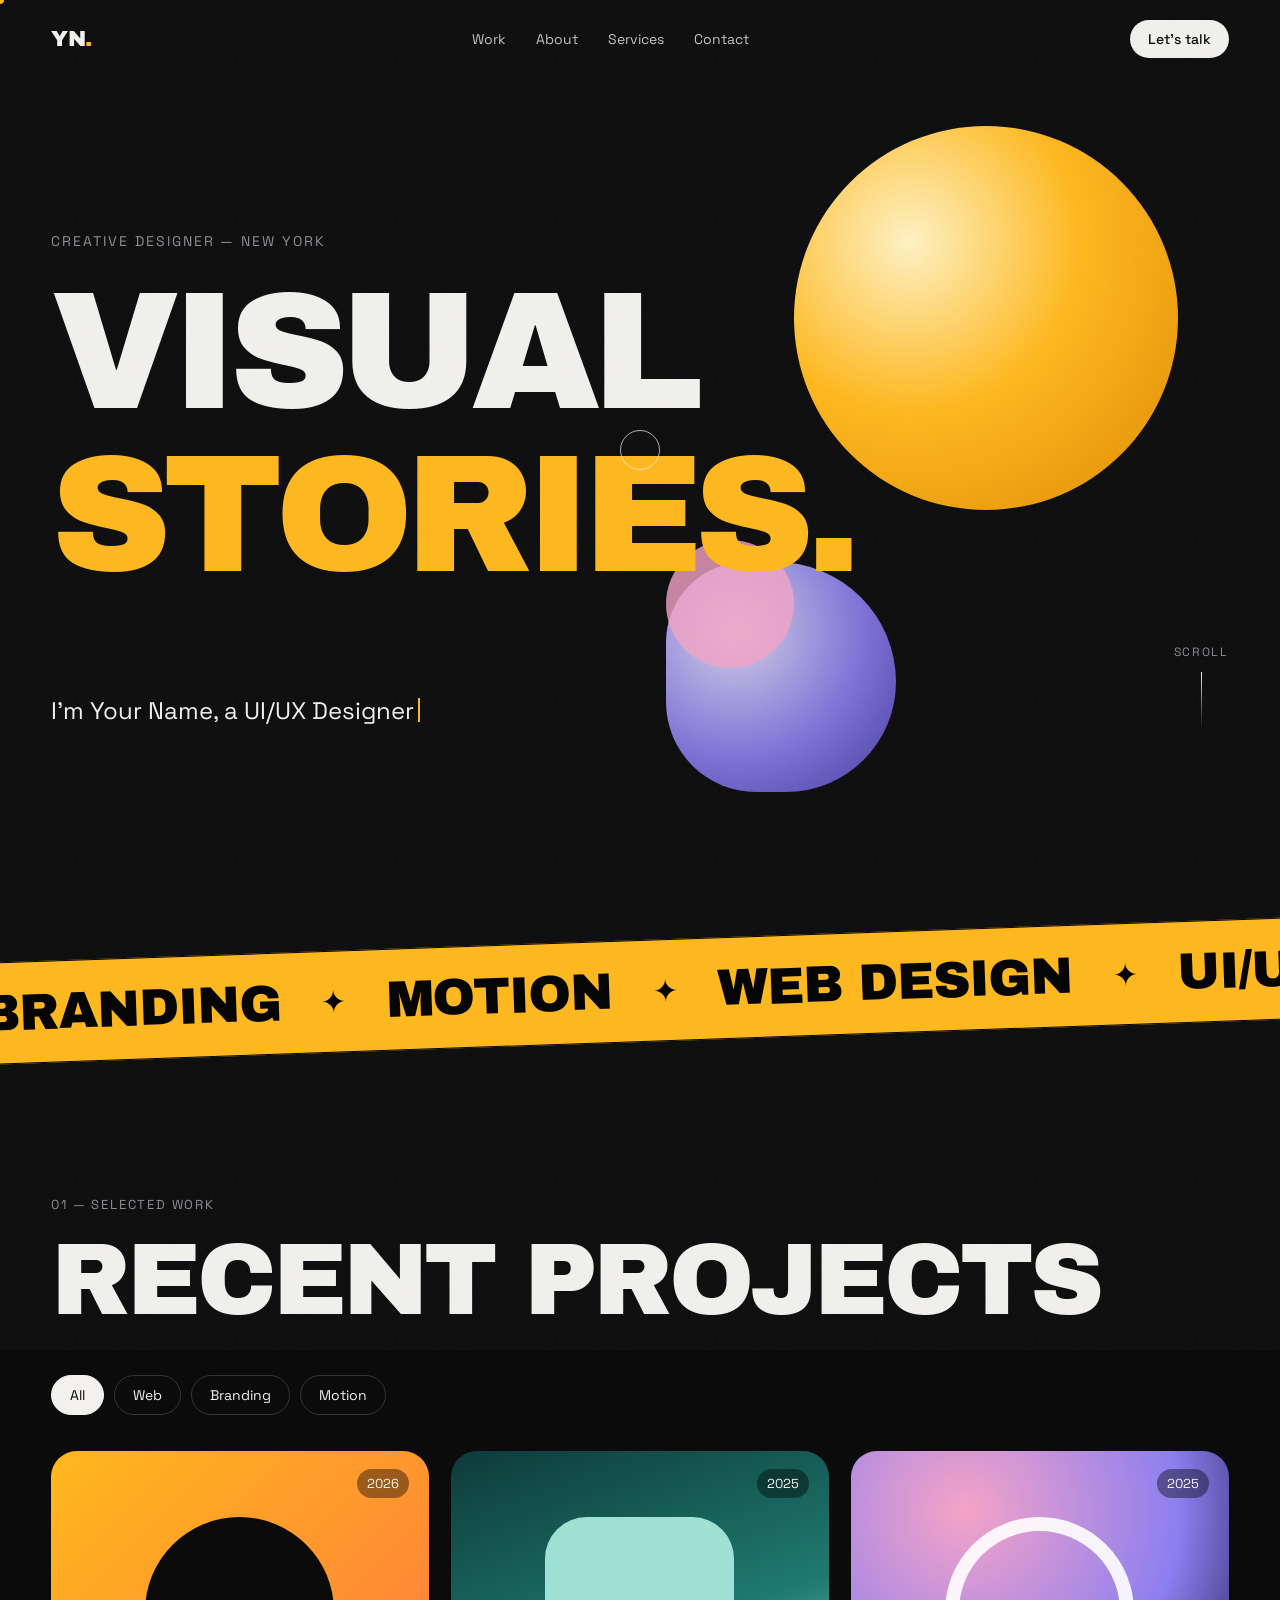
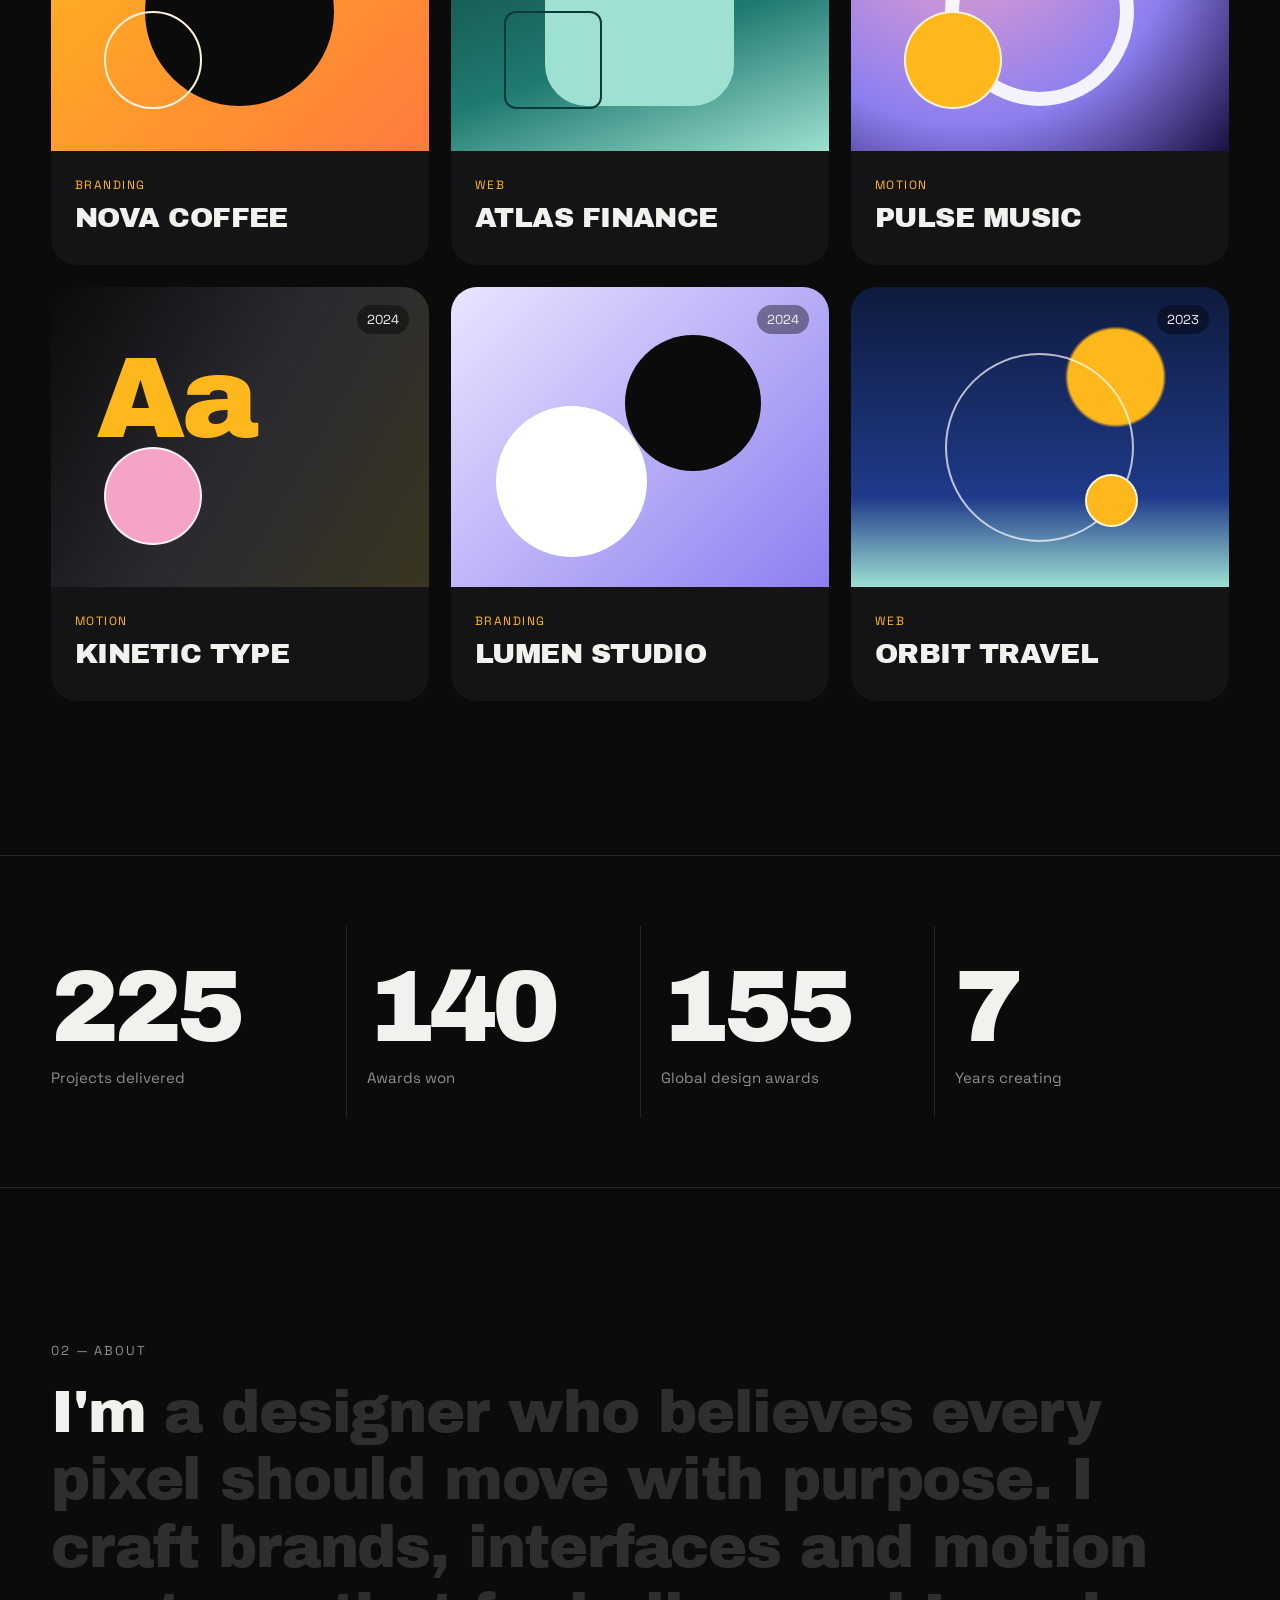
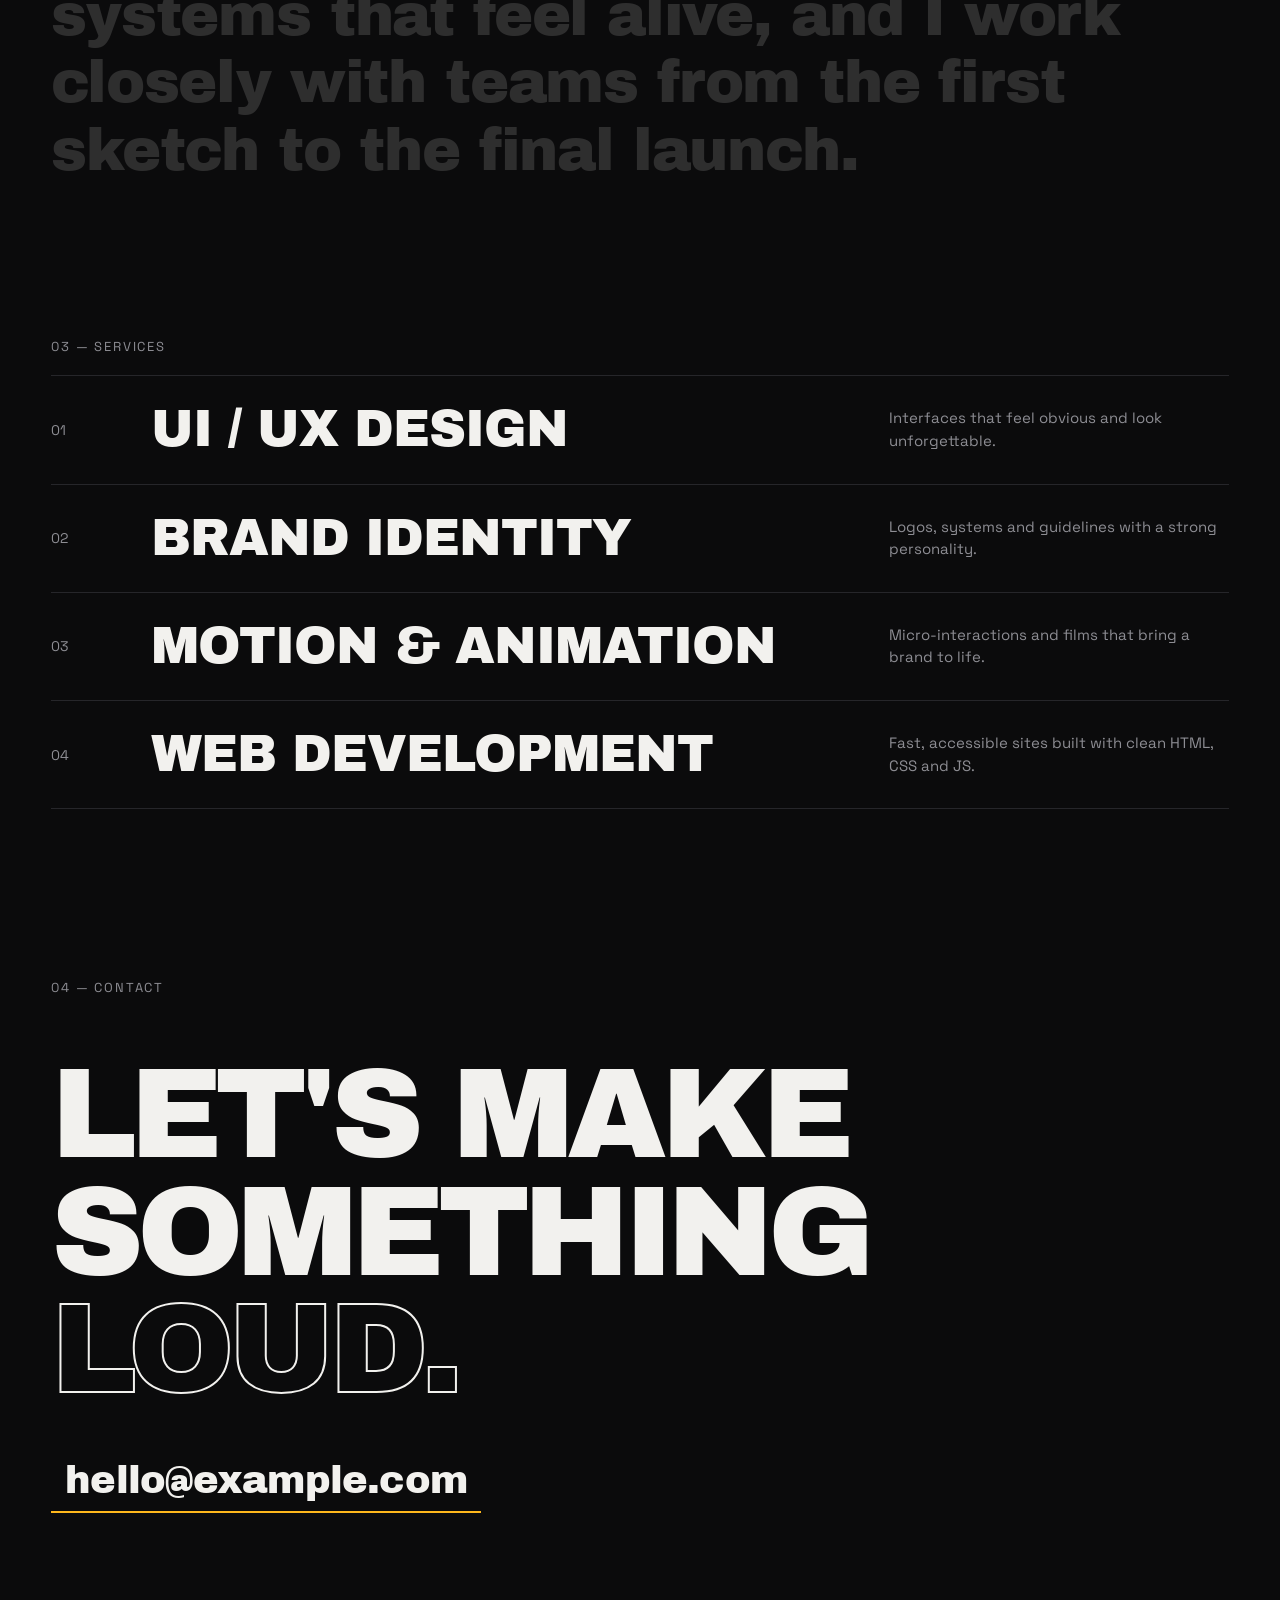
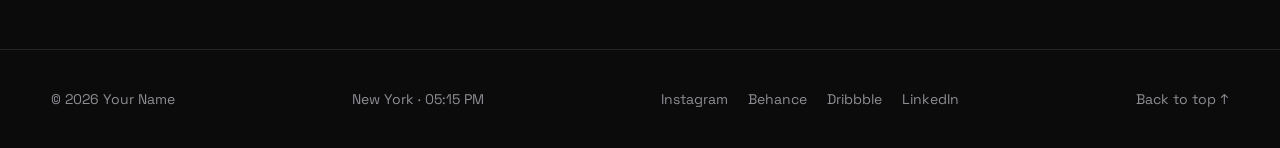
<file: animated-portfolio/index.html>
<!DOCTYPE html>
<html lang="en">
<head>
  <meta charset="UTF-8" />
  <meta name="viewport" content="width=device-width, initial-scale=1.0" />
  <title>Your Name — Creative Portfolio</title>
  <meta name="description" content="Animated portfolio of Your Name, creative designer." />
  <meta name="theme-color" content="#0b0b0c" />
  <link rel="icon" href="data:image/svg+xml,%3Csvg xmlns='http://www.w3.org/2000/svg' viewBox='0 0 100 100'%3E%3Ccircle cx='40' cy='50' r='30' fill='%23ffb81c'/%3E%3Ccircle cx='62' cy='50' r='24' fill='none' stroke='%23f2f1ee' stroke-width='6'/%3E%3C/svg%3E" />
  <link rel="preconnect" href="https://fonts.googleapis.com" />
  <link rel="preconnect" href="https://fonts.gstatic.com" crossorigin />
  <link href="https://fonts.googleapis.com/css2?family=Archivo+Black&family=Space+Grotesk:wght@300;400;500;700&display=swap" rel="stylesheet" />
  <link rel="stylesheet" href="styles.css" />
  <script>document.documentElement.classList.add("js");</script>
</head>
<body class="is-loading">
  <div class="grain" aria-hidden="true"></div>

  <div class="cursor" aria-hidden="true">
    <span class="cursor-dot"></span>
    <span class="cursor-ring"></span>
  </div>

  <div class="loader" id="loader" aria-hidden="true">
    <div class="loader-count"><span id="loaderNum">000</span>%</div>
    <div class="loader-bar"><span id="loaderBar"></span></div>
  </div>

  <header class="nav" id="nav">
    <a href="#top" class="brand" data-hover>YN<span>.</span></a>
    <nav class="nav-links">
      <a href="#work" data-hover>Work</a>
      <a href="#about" data-hover>About</a>
      <a href="#services" data-hover>Services</a>
      <a href="#contact" data-hover>Contact</a>
    </nav>
    <a href="#contact" class="nav-cta" data-magnetic data-hover>Let's talk</a>
  </header>

  <main id="top">
    <!-- HERO -->
    <section class="hero">
      <div class="blob b1" data-k="1.2"></div>
      <div class="blob b2" data-k="-0.8"></div>
      <div class="blob b3" data-k="0.5"></div>

      <div class="hero-inner">
        <p class="eyebrow">Creative designer — New York</p>
        <h1 class="hero-title">
          <span class="line" data-split>Visual</span>
          <span class="line accent" data-split>Stories.</span>
        </h1>
        <div class="hero-foot">
          <p class="role">I'm Your Name, a <span id="roleText">UI/UX Designer</span><span class="caret" aria-hidden="true"></span></p>
          <a href="#work" class="scroll-cue" data-hover><span>Scroll</span><i></i></a>
        </div>
      </div>
    </section>

    <!-- MARQUEE -->
    <div class="marquee" aria-hidden="true">
      <div class="marquee-track">
        <div class="marquee-group">
          <span>Branding</span><b>✦</b><span>Motion</span><b>✦</b><span>Web Design</span><b>✦</b><span>UI/UX</span><b>✦</b><span>Interaction</span><b>✦</b><span>Art Direction</span><b>✦</b>
        </div>
        <div class="marquee-group">
          <span>Branding</span><b>✦</b><span>Motion</span><b>✦</b><span>Web Design</span><b>✦</b><span>UI/UX</span><b>✦</b><span>Interaction</span><b>✦</b><span>Art Direction</span><b>✦</b>
        </div>
      </div>
    </div>

    <!-- WORK -->
    <section class="work" id="work">
      <header class="section-head">
        <p class="kicker">01 — Selected work</p>
        <h2 class="h2" data-split>Recent projects</h2>
      </header>

      <div class="filters" role="group" aria-label="Filter projects">
        <button class="filter is-active" data-filter="all" data-hover>All</button>
        <button class="filter" data-filter="web" data-hover>Web</button>
        <button class="filter" data-filter="brand" data-hover>Branding</button>
        <button class="filter" data-filter="motion" data-hover>Motion</button>
      </div>

      <div class="grid" id="grid">
        <article class="project" data-cat="brand" data-reveal>
          <div class="art a1">
            <span class="shape s1"></span>
            <span class="shape s2"></span>
          </div>
          <span class="year">2026</span>
          <div class="meta">
            <span class="tag">Branding</span>
            <h3>Nova Coffee</h3>
            <p>Identity system and packaging for a specialty roaster.</p>
          </div>
        </article>

        <article class="project" data-cat="web" data-reveal>
          <div class="art a2">
            <span class="shape s1"></span>
            <span class="shape s2"></span>
          </div>
          <span class="year">2025</span>
          <div class="meta">
            <span class="tag">Web</span>
            <h3>Atlas Finance</h3>
            <p>Dashboard redesign that cut onboarding time in half.</p>
          </div>
        </article>

        <article class="project" data-cat="motion" data-reveal>
          <div class="art a3">
            <span class="shape s1"></span>
            <span class="shape s2"></span>
          </div>
          <span class="year">2025</span>
          <div class="meta">
            <span class="tag">Motion</span>
            <h3>Pulse Music</h3>
            <p>Launch film and motion system for a streaming app.</p>
          </div>
        </article>

        <article class="project" data-cat="motion" data-reveal>
          <div class="art a4">
            <span class="shape s1 txt">Aa</span>
            <span class="shape s2"></span>
          </div>
          <span class="year">2024</span>
          <div class="meta">
            <span class="tag">Motion</span>
            <h3>Kinetic Type</h3>
            <p>Experimental typography series for a design festival.</p>
          </div>
        </article>

        <article class="project" data-cat="brand" data-reveal>
          <div class="art a5">
            <span class="shape s1"></span>
            <span class="shape s2"></span>
          </div>
          <span class="year">2024</span>
          <div class="meta">
            <span class="tag">Branding</span>
            <h3>Lumen Studio</h3>
            <p>Visual identity for an architecture and light studio.</p>
          </div>
        </article>

        <article class="project" data-cat="web" data-reveal>
          <div class="art a6">
            <span class="shape s1"></span>
            <span class="shape s2"></span>
          </div>
          <span class="year">2023</span>
          <div class="meta">
            <span class="tag">Web</span>
            <h3>Orbit Travel</h3>
            <p>Booking experience with an immersive map-first journey.</p>
          </div>
        </article>
      </div>
    </section>

    <!-- STATS -->
    <section class="stats" aria-label="Achievements">
      <div class="stat" data-reveal>
        <span class="num" data-count="251">251</span>
        <span class="label">Projects delivered</span>
      </div>
      <div class="stat" data-reveal>
        <span class="num" data-count="156">156</span>
        <span class="label">Awards won</span>
      </div>
      <div class="stat" data-reveal>
        <span class="num" data-count="172">172</span>
        <span class="label">Global design awards</span>
      </div>
      <div class="stat" data-reveal>
        <span class="num" data-count="8">8</span>
        <span class="label">Years creating</span>
      </div>
    </section>

    <!-- ABOUT -->
    <section class="about" id="about">
      <p class="kicker">02 — About</p>
      <p class="about-text" id="aboutText">I'm a designer who believes every pixel should move with purpose. I craft brands, interfaces and motion systems that feel alive, and I work closely with teams from the first sketch to the final launch.</p>
    </section>

    <!-- SERVICES -->
    <section class="services" id="services">
      <p class="kicker">03 — Services</p>
      <ul class="svc-list">
        <li class="svc" data-reveal>
          <span class="svc-n">01</span>
          <h3>UI / UX Design</h3>
          <p>Interfaces that feel obvious and look unforgettable.</p>
        </li>
        <li class="svc" data-reveal>
          <span class="svc-n">02</span>
          <h3>Brand Identity</h3>
          <p>Logos, systems and guidelines with a strong personality.</p>
        </li>
        <li class="svc" data-reveal>
          <span class="svc-n">03</span>
          <h3>Motion & Animation</h3>
          <p>Micro-interactions and films that bring a brand to life.</p>
        </li>
        <li class="svc" data-reveal>
          <span class="svc-n">04</span>
          <h3>Web Development</h3>
          <p>Fast, accessible sites built with clean HTML, CSS and JS.</p>
        </li>
      </ul>
    </section>

    <!-- CONTACT -->
    <section class="contact" id="contact">
      <p class="kicker">04 — Contact</p>
      <h2 class="contact-title" data-reveal>Let's make something <span class="outline">loud.</span></h2>
      <a class="mail" href="mailto:hello@example.com" data-magnetic data-hover>hello@example.com</a>
    </section>

    <footer class="footer">
      <span>© <span id="year"></span> Your Name</span>
      <span id="clock">New York</span>
      <nav class="socials" aria-label="Social links">
        <a href="#" data-hover>Instagram</a>
        <a href="#" data-hover>Behance</a>
        <a href="#" data-hover>Dribbble</a>
        <a href="#" data-hover>LinkedIn</a>
      </nav>
      <a href="#top" data-hover>Back to top ↑</a>
    </footer>
  </main>

  <script src="script.js"></script>
</body>
</html>
</file>
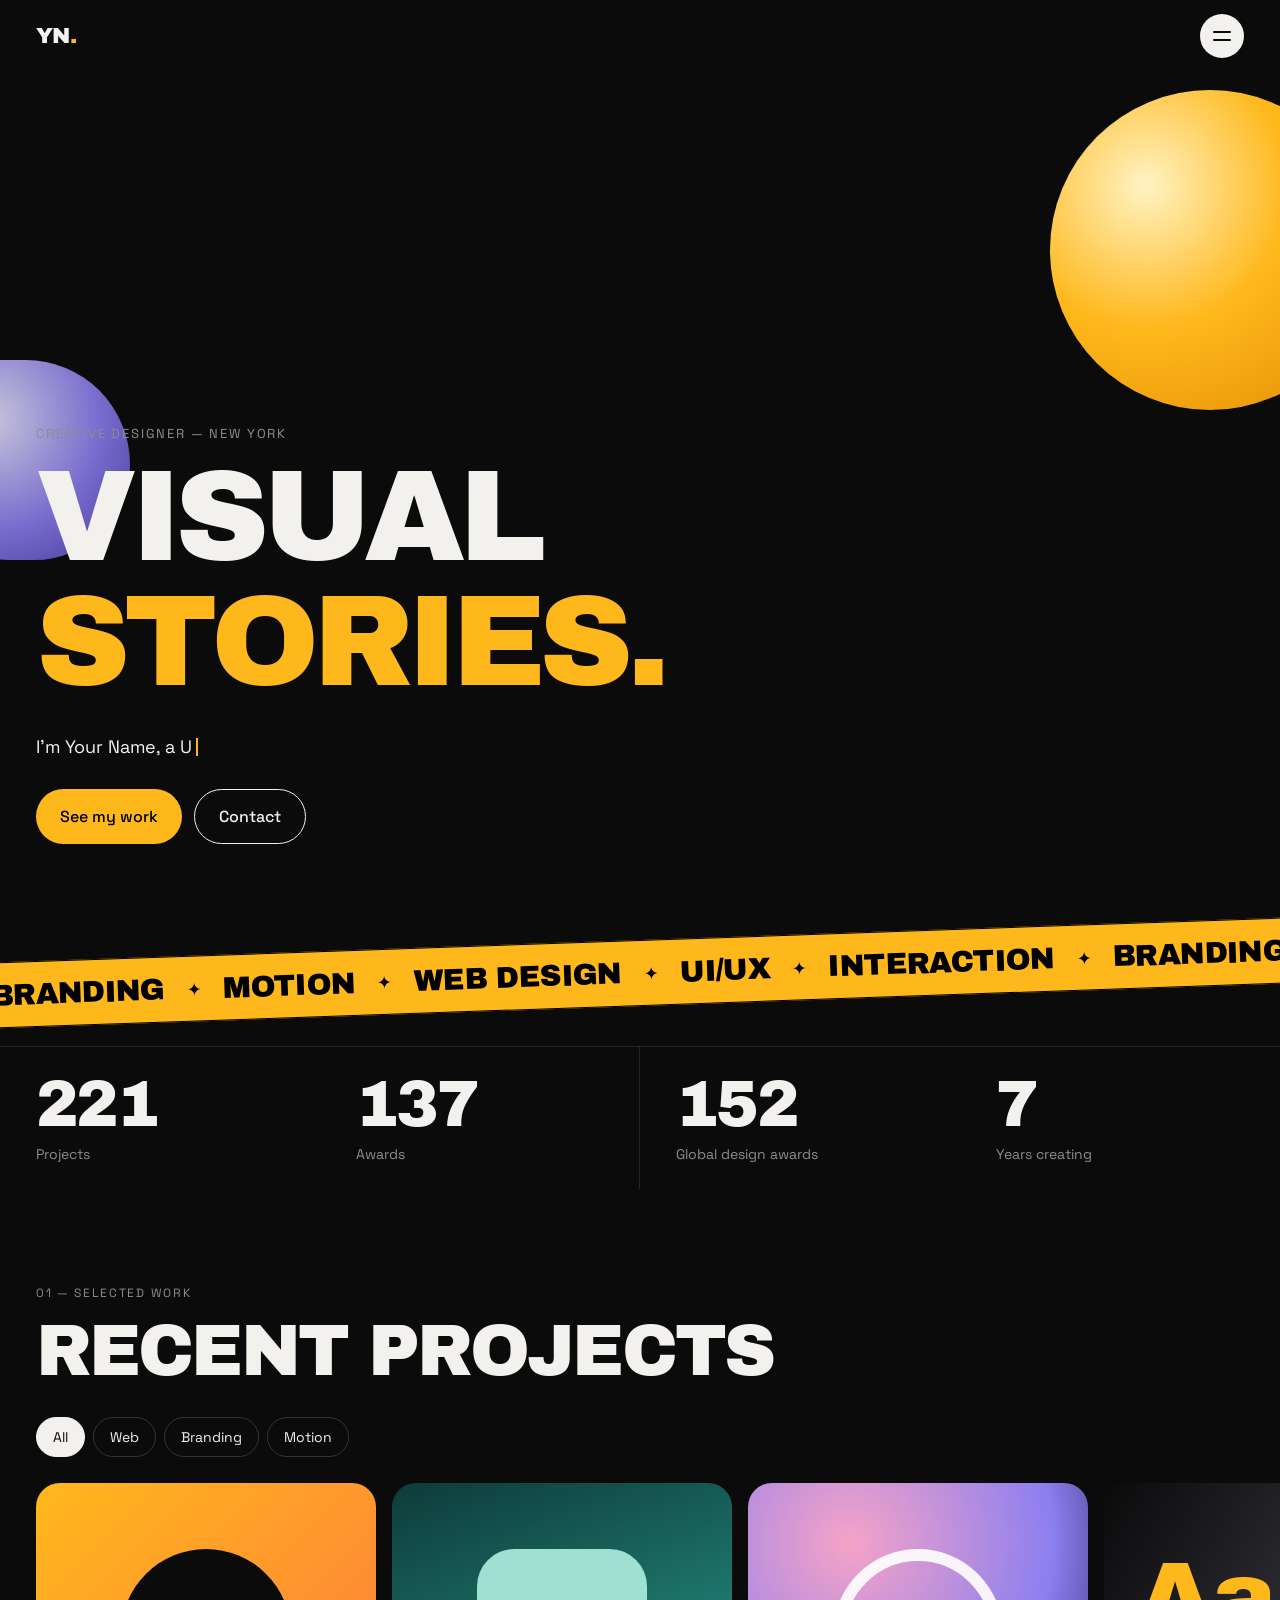
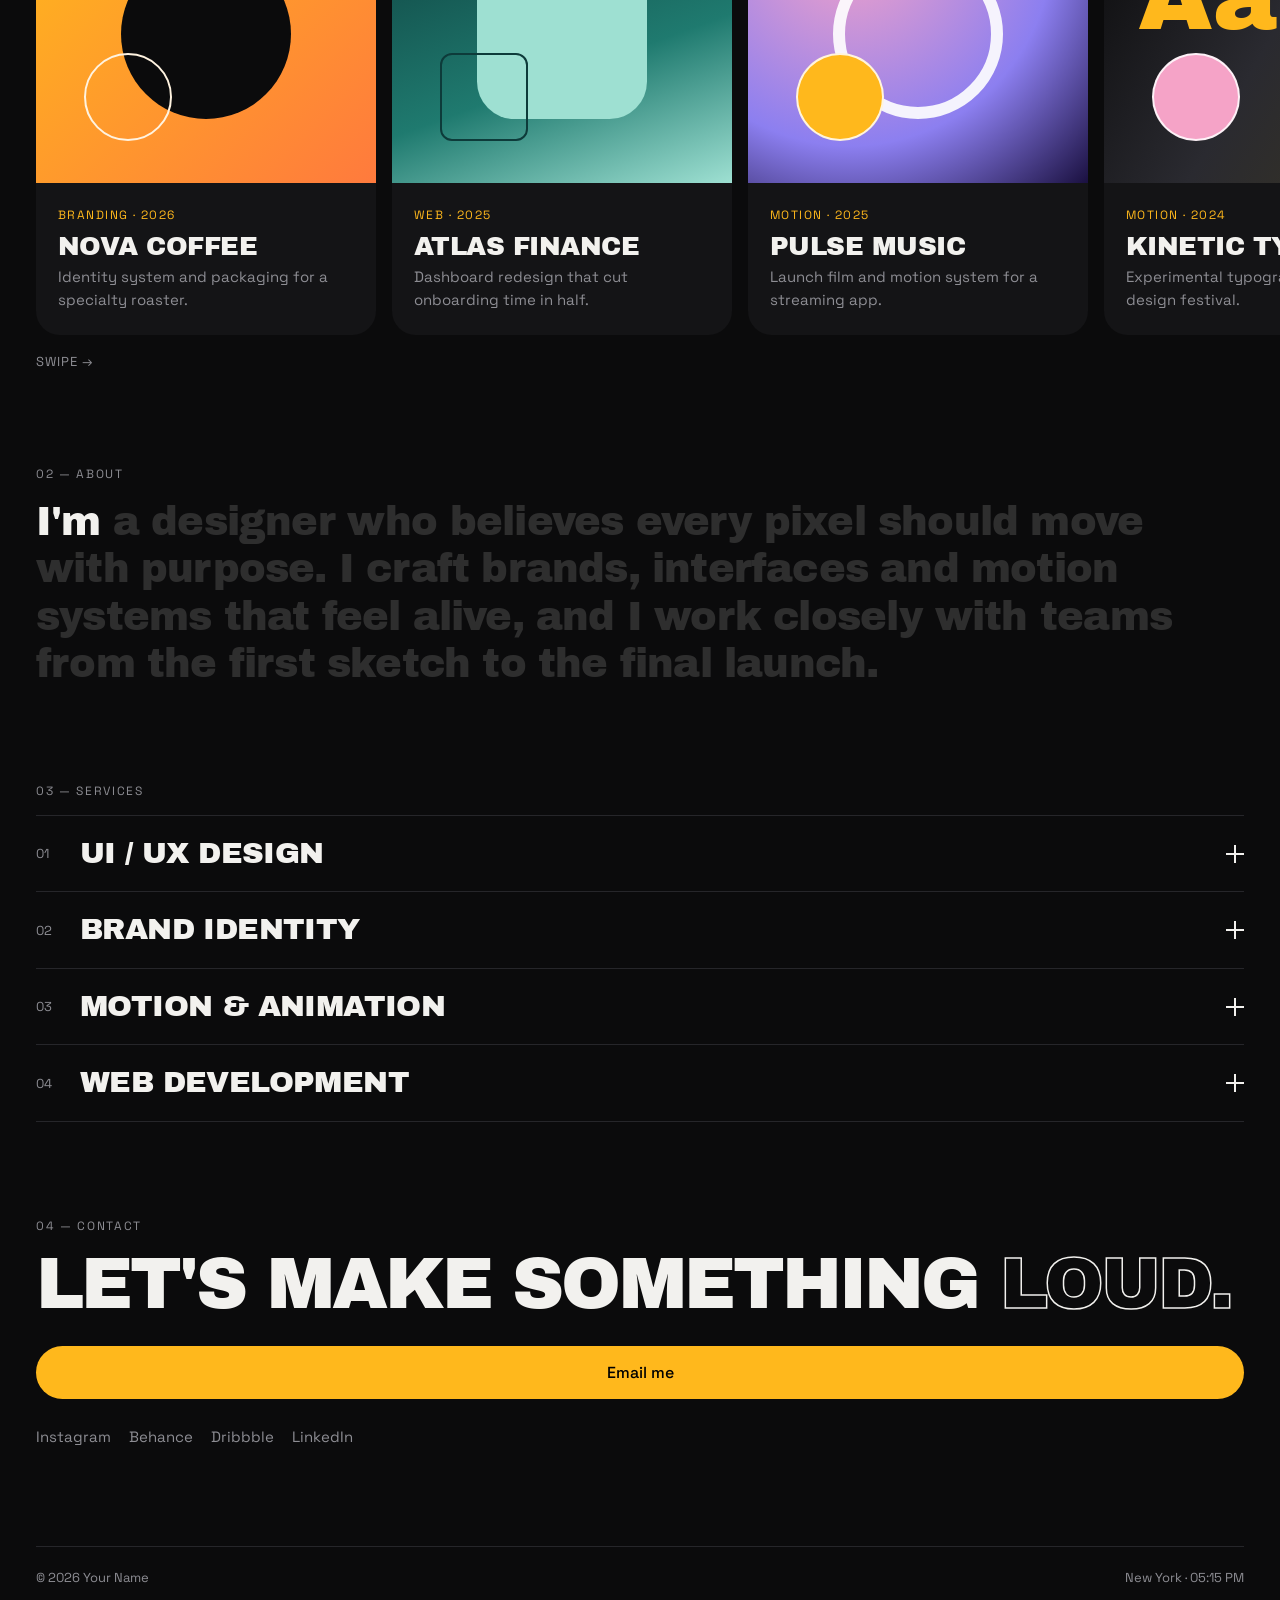
<file: mobile-portfolio/index.html>
<!DOCTYPE html>
<html lang="en">
<head>
  <meta charset="UTF-8" />
  <meta name="viewport" content="width=device-width, initial-scale=1.0, viewport-fit=cover" />
  <title>Your Name — Mobile Portfolio</title>
  <meta name="description" content="Mobile portfolio of Your Name, creative designer." />
  <meta name="theme-color" content="#0b0b0c" />
  <meta name="apple-mobile-web-app-capable" content="yes" />
  <meta name="apple-mobile-web-app-status-bar-style" content="black-translucent" />
  <link rel="icon" href="data:image/svg+xml,%3Csvg xmlns='http://www.w3.org/2000/svg' viewBox='0 0 100 100'%3E%3Ccircle cx='40' cy='50' r='30' fill='%23ffb81c'/%3E%3Ccircle cx='62' cy='50' r='24' fill='none' stroke='%23f2f1ee' stroke-width='6'/%3E%3C/svg%3E" />
  <link rel="preconnect" href="https://fonts.googleapis.com" />
  <link rel="preconnect" href="https://fonts.gstatic.com" crossorigin />
  <link href="https://fonts.googleapis.com/css2?family=Archivo+Black&family=Space+Grotesk:wght@300;400;500;700&display=swap" rel="stylesheet" />
  <link rel="stylesheet" href="styles.css" />
  <script>document.documentElement.classList.add("js");</script>
</head>
<body class="is-loading">
  <div class="loader" id="loader" aria-hidden="true">
    <span class="loader-word">YN<span class="accent">.</span></span>
  </div>

  <!-- Top bar -->
  <header class="topbar" id="topbar">
    <a href="#top" class="brand">YN<span class="accent">.</span></a>
    <button class="menu-btn" id="menuBtn" aria-label="Open menu" aria-expanded="false" aria-controls="menu">
      <span></span><span></span>
    </button>
  </header>

  <!-- Full-screen menu -->
  <nav class="menu" id="menu" aria-label="Main">
    <ul>
      <li><a href="#work">Work</a></li>
      <li><a href="#about">About</a></li>
      <li><a href="#services">Services</a></li>
      <li><a href="#contact">Contact</a></li>
    </ul>
    <p class="menu-foot">hello@example.com</p>
  </nav>

  <main id="top">
    <!-- Hero -->
    <section class="hero">
      <div class="blob b1" aria-hidden="true"></div>
      <div class="blob b2" aria-hidden="true"></div>

      <p class="eyebrow">Creative designer — New York</p>
      <h1 class="hero-title">
        <span class="line" data-split>Visual</span>
        <span class="line accent" data-split>Stories.</span>
      </h1>
      <p class="role">I'm Your Name, a <span id="roleText">UI/UX Designer</span><span class="caret" aria-hidden="true"></span></p>

      <div class="hero-cta">
        <a href="#work" class="btn btn-primary">See my work</a>
        <a href="#contact" class="btn btn-ghost">Contact</a>
      </div>
    </section>

    <!-- Marquee -->
    <div class="marquee" aria-hidden="true">
      <div class="marquee-track">
        <div class="marquee-group">
          <span>Branding</span><b>✦</b><span>Motion</span><b>✦</b><span>Web Design</span><b>✦</b><span>UI/UX</span><b>✦</b><span>Interaction</span><b>✦</b>
        </div>
        <div class="marquee-group">
          <span>Branding</span><b>✦</b><span>Motion</span><b>✦</b><span>Web Design</span><b>✦</b><span>UI/UX</span><b>✦</b><span>Interaction</span><b>✦</b>
        </div>
      </div>
    </div>

    <!-- Stats -->
    <section class="stats" aria-label="Achievements">
      <div class="stat" data-reveal>
        <span class="num" data-count="251">251</span>
        <span class="label">Projects</span>
      </div>
      <div class="stat" data-reveal>
        <span class="num" data-count="156">156</span>
        <span class="label">Awards</span>
      </div>
      <div class="stat" data-reveal>
        <span class="num" data-count="172">172</span>
        <span class="label">Global design awards</span>
      </div>
      <div class="stat" data-reveal>
        <span class="num" data-count="8">8</span>
        <span class="label">Years creating</span>
      </div>
    </section>

    <!-- Work -->
    <section class="work" id="work">
      <p class="kicker">01 — Selected work</p>
      <h2 class="h2" data-split>Recent projects</h2>

      <div class="chips" role="group" aria-label="Filter projects">
        <button class="chip is-active" data-filter="all">All</button>
        <button class="chip" data-filter="web">Web</button>
        <button class="chip" data-filter="brand">Branding</button>
        <button class="chip" data-filter="motion">Motion</button>
      </div>

      <div class="carousel" id="carousel">
        <article class="project" data-cat="brand" data-reveal>
          <div class="art a1"><span class="shape s1"></span><span class="shape s2"></span></div>
          <div class="meta">
            <span class="tag">Branding · 2026</span>
            <h3>Nova Coffee</h3>
            <p>Identity system and packaging for a specialty roaster.</p>
          </div>
        </article>

        <article class="project" data-cat="web" data-reveal>
          <div class="art a2"><span class="shape s1"></span><span class="shape s2"></span></div>
          <div class="meta">
            <span class="tag">Web · 2025</span>
            <h3>Atlas Finance</h3>
            <p>Dashboard redesign that cut onboarding time in half.</p>
          </div>
        </article>

        <article class="project" data-cat="motion" data-reveal>
          <div class="art a3"><span class="shape s1"></span><span class="shape s2"></span></div>
          <div class="meta">
            <span class="tag">Motion · 2025</span>
            <h3>Pulse Music</h3>
            <p>Launch film and motion system for a streaming app.</p>
          </div>
        </article>

        <article class="project" data-cat="motion" data-reveal>
          <div class="art a4"><span class="shape s1 txt">Aa</span><span class="shape s2"></span></div>
          <div class="meta">
            <span class="tag">Motion · 2024</span>
            <h3>Kinetic Type</h3>
            <p>Experimental typography series for a design festival.</p>
          </div>
        </article>

        <article class="project" data-cat="brand" data-reveal>
          <div class="art a5"><span class="shape s1"></span><span class="shape s2"></span></div>
          <div class="meta">
            <span class="tag">Branding · 2024</span>
            <h3>Lumen Studio</h3>
            <p>Visual identity for an architecture and light studio.</p>
          </div>
        </article>

        <article class="project" data-cat="web" data-reveal>
          <div class="art a6"><span class="shape s1"></span><span class="shape s2"></span></div>
          <div class="meta">
            <span class="tag">Web · 2023</span>
            <h3>Orbit Travel</h3>
            <p>Booking experience with an immersive map-first journey.</p>
          </div>
        </article>
      </div>
      <p class="swipe-hint" aria-hidden="true">Swipe →</p>
    </section>

    <!-- About -->
    <section class="about" id="about">
      <p class="kicker">02 — About</p>
      <p class="about-text" id="aboutText">I'm a designer who believes every pixel should move with purpose. I craft brands, interfaces and motion systems that feel alive, and I work closely with teams from the first sketch to the final launch.</p>
    </section>

    <!-- Services -->
    <section class="services" id="services">
      <p class="kicker">03 — Services</p>
      <div class="accordion">
        <details class="svc" data-reveal>
          <summary><span class="svc-n">01</span><h3>UI / UX Design</h3><span class="plus" aria-hidden="true"></span></summary>
          <p>Interfaces that feel obvious and look unforgettable.</p>
        </details>
        <details class="svc" data-reveal>
          <summary><span class="svc-n">02</span><h3>Brand Identity</h3><span class="plus" aria-hidden="true"></span></summary>
          <p>Logos, systems and guidelines with a strong personality.</p>
        </details>
        <details class="svc" data-reveal>
          <summary><span class="svc-n">03</span><h3>Motion & Animation</h3><span class="plus" aria-hidden="true"></span></summary>
          <p>Micro-interactions and films that bring a brand to life.</p>
        </details>
        <details class="svc" data-reveal>
          <summary><span class="svc-n">04</span><h3>Web Development</h3><span class="plus" aria-hidden="true"></span></summary>
          <p>Fast, accessible sites built with clean HTML, CSS and JS.</p>
        </details>
      </div>
    </section>

    <!-- Contact -->
    <section class="contact" id="contact">
      <p class="kicker">04 — Contact</p>
      <h2 class="contact-title" data-reveal>Let's make something <span class="outline">loud.</span></h2>
      <a class="btn btn-primary btn-block" href="mailto:hello@example.com">Email me</a>
      <div class="socials">
        <a href="#">Instagram</a>
        <a href="#">Behance</a>
        <a href="#">Dribbble</a>
        <a href="#">LinkedIn</a>
      </div>
    </section>

    <footer class="footer">
      <span>© <span id="year"></span> Your Name</span>
      <span id="clock">New York</span>
    </footer>
  </main>

  <!-- Bottom nav -->
  <nav class="bottom-nav" aria-label="Sections">
    <a href="#work" data-target="work">Work</a>
    <a href="#about" data-target="about">About</a>
    <a href="#services" data-target="services">Services</a>
    <a href="#contact" data-target="contact">Contact</a>
    <span class="indicator" id="indicator"></span>
  </nav>

  <script src="script.js"></script>
</body>
</html>
</file>
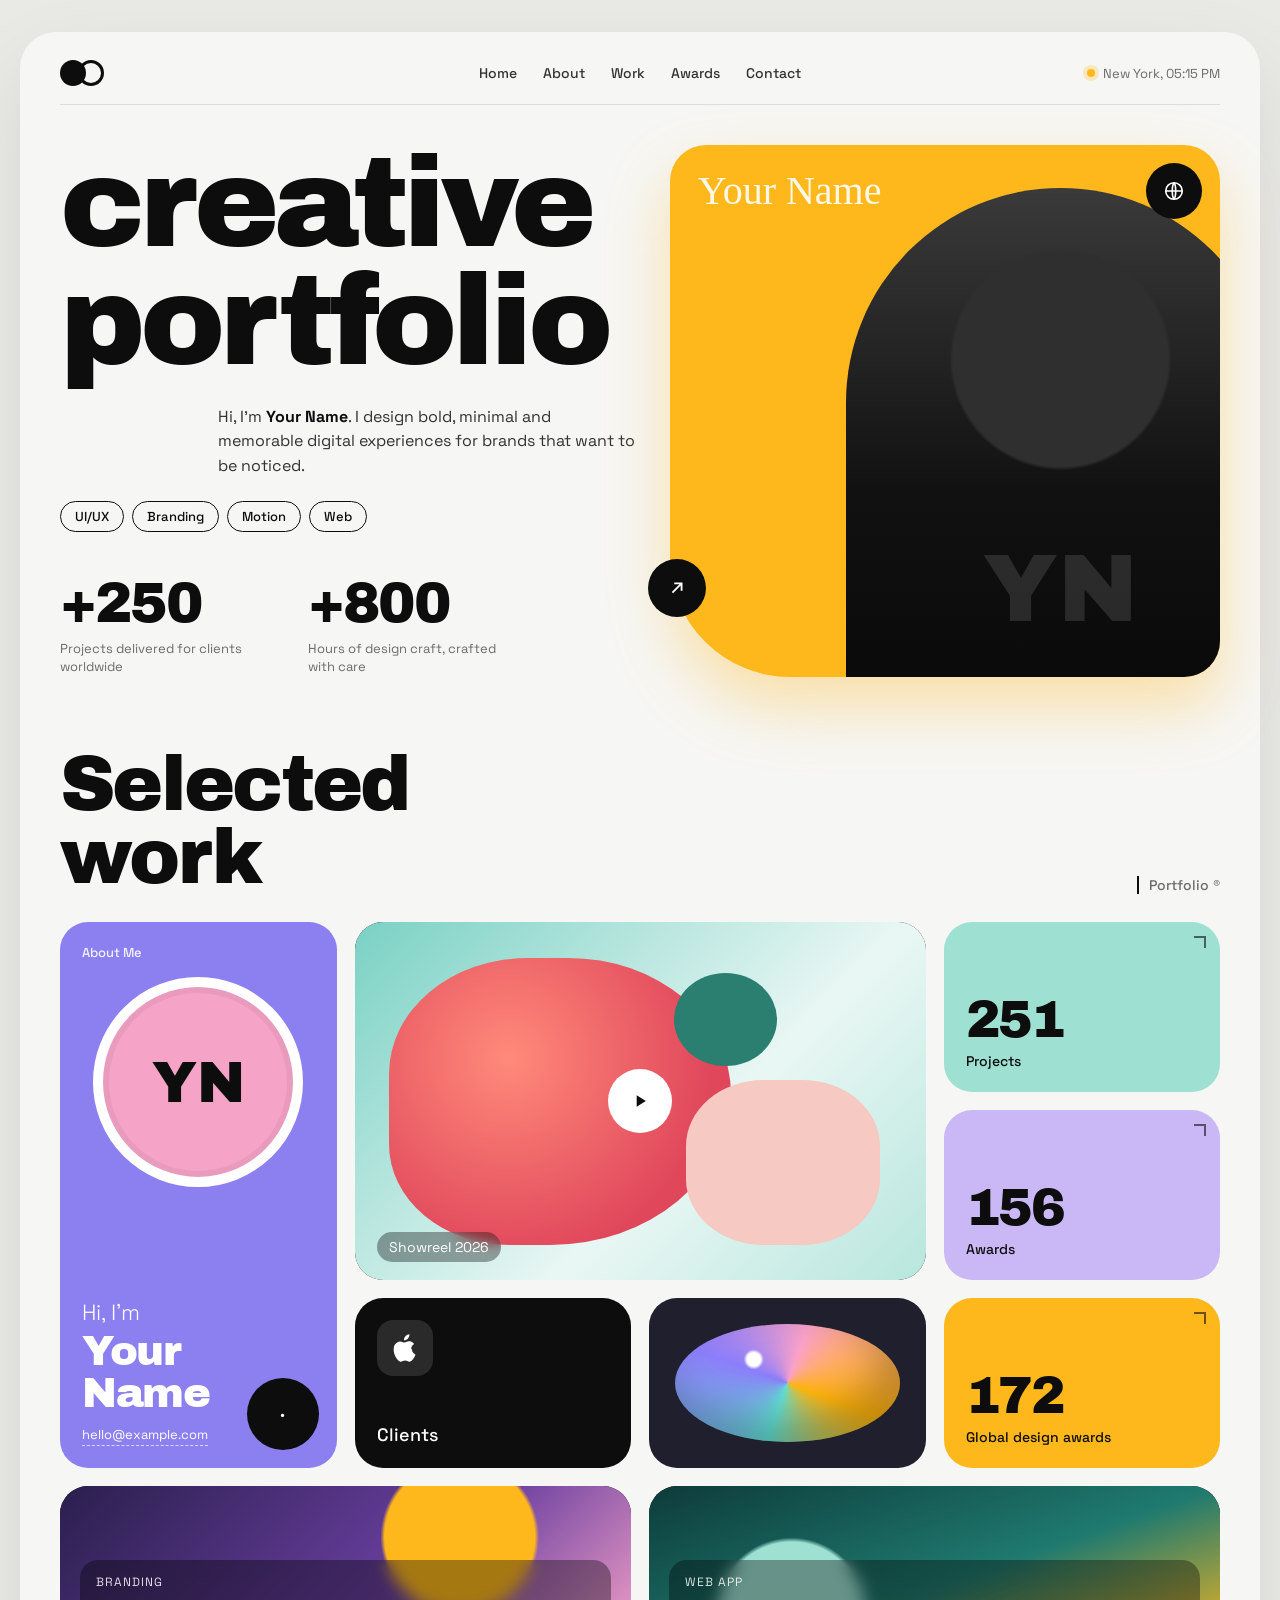
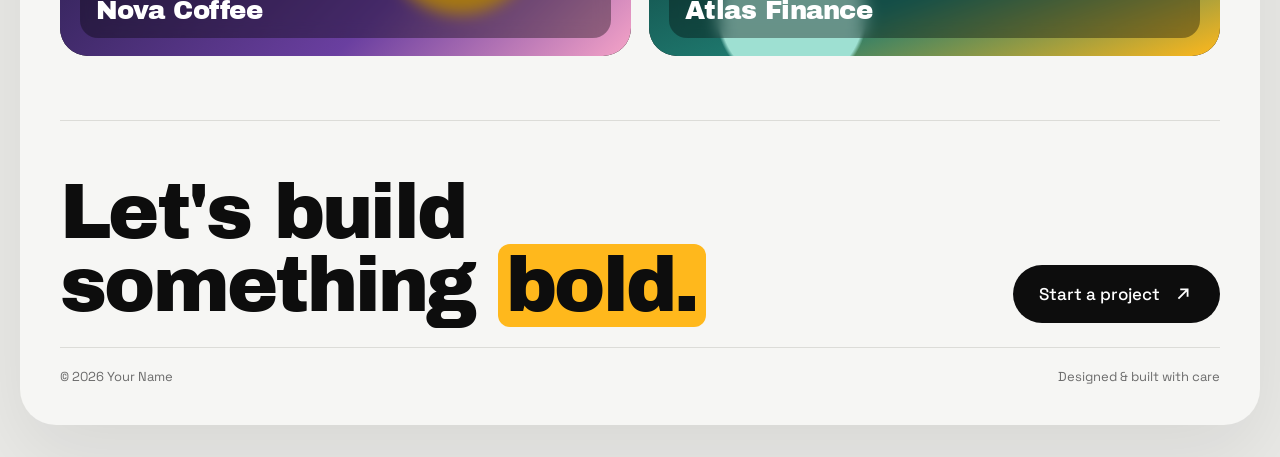
<file: portfolio/index.html>
<!DOCTYPE html>
<html lang="en">
<head>
  <meta charset="UTF-8" />
  <meta name="viewport" content="width=device-width, initial-scale=1.0" />
  <title>Your Name — Portfolio</title>
  <meta name="description" content="Portfolio of Your Name, creative designer." />
  <link rel="preconnect" href="https://fonts.googleapis.com" />
  <link rel="preconnect" href="https://fonts.gstatic.com" crossorigin />
  <link href="https://fonts.googleapis.com/css2?family=Archivo+Black&family=Space+Grotesk:wght@400;500;700&display=swap" rel="stylesheet" />
  <link rel="stylesheet" href="styles.css" />

  <!-- PWA -->
  <link rel="manifest" href="manifest.webmanifest" />
  <meta name="theme-color" content="#0d0d0d" />
  <meta name="mobile-web-app-capable" content="yes" />
  <meta name="apple-mobile-web-app-capable" content="yes" />
  <meta name="apple-mobile-web-app-status-bar-style" content="black-translucent" />
  <meta name="apple-mobile-web-app-title" content="Portfolio" />
  <link rel="icon" type="image/png" sizes="32x32" href="icons/favicon-32.png" />
  <link rel="apple-touch-icon" href="icons/apple-touch-icon.png" />
</head>
<body>
  <div class="page">

    <!-- Header -->
    <header class="topbar reveal">
      <a href="#top" class="logo" aria-label="Home">
        <span class="logo-dot"></span><span class="logo-dot b"></span>
      </a>
      <nav class="nav">
        <a href="#top">Home</a>
        <a href="#about">About</a>
        <a href="#work">Work</a>
        <a href="#stats">Awards</a>
        <a href="#contact">Contact</a>
      </nav>
      <div class="status">
        <span class="status-dot"></span>
        <span id="clock">New York</span>
      </div>
    </header>

    <!-- Hero -->
    <section class="hero" id="top">
      <div class="hero-text reveal">
        <h1 class="display">creative<br />portfolio</h1>
        <p class="lead">
          Hi, I'm <strong>Your Name</strong>. I design bold, minimal and memorable
          digital experiences for brands that want to be noticed.
        </p>
        <div class="chips">
          <span>UI/UX</span><span>Branding</span><span>Motion</span><span>Web</span>
        </div>
        <div class="hero-stats">
          <div class="stat">
            <span class="stat-num">+250</span>
            <span class="stat-label">Projects delivered for clients worldwide</span>
          </div>
          <div class="stat">
            <span class="stat-num">+800</span>
            <span class="stat-label">Hours of design craft, crafted with care</span>
          </div>
        </div>
      </div>

      <div class="hero-visual reveal">
        <div class="hero-panel">
          <span class="script">Your Name</span>
          <div class="portrait" role="img" aria-label="Portrait placeholder">
            <span class="portrait-initials">YN</span>
          </div>
          <button class="round-btn" aria-label="Website">
            <svg viewBox="0 0 24 24" width="22" height="22" fill="none" stroke="currentColor" stroke-width="1.8"><circle cx="12" cy="12" r="9"/><path d="M3 12h18M12 3c2.5 3 2.5 15 0 18M12 3c-2.5 3-2.5 15 0 18"/></svg>
          </button>
        </div>
        <a class="arrow-btn" href="#work" aria-label="Scroll to work">
          <svg viewBox="0 0 24 24" width="22" height="22" fill="none" stroke="currentColor" stroke-width="2"><path d="M7 17L17 7M9 7h8v8"/></svg>
        </a>
      </div>
    </section>

    <!-- Bento grid -->
    <section class="bento-section" id="work">
      <div class="section-head reveal">
        <h2 class="display-md">Selected<br />work</h2>
        <span class="tag">Portfolio ®</span>
      </div>

      <div class="bento">
        <!-- About card -->
        <article class="card about reveal" id="about">
          <span class="card-label">About Me</span>
          <div class="about-avatar">
            <span>YN</span>
          </div>
          <p class="about-hello">Hi, I'm</p>
          <h3 class="about-name">Your<br />Name</h3>
          <a class="mail" href="mailto:hello@example.com">hello@example.com</a>
          <span class="badge-round">Design • Portfolio • 2026</span>
        </article>

        <!-- Featured project -->
        <article class="card feature reveal" data-tilt>
          <div class="feature-art">
            <div class="blob b1"></div>
            <div class="blob b2"></div>
            <div class="blob b3"></div>
          </div>
          <button class="play" aria-label="Play showreel">
            <svg viewBox="0 0 24 24" width="20" height="20" fill="currentColor"><path d="M8 5v14l11-7z"/></svg>
          </button>
          <span class="feature-caption">Showreel 2026</span>
        </article>

        <!-- Stats -->
        <article class="card stat-card mint reveal" id="stats">
          <span class="big">251</span>
          <span class="small">Projects</span>
        </article>
        <article class="card stat-card violet reveal">
          <span class="big">156</span>
          <span class="small">Awards</span>
        </article>

        <!-- Clients -->
        <article class="card client reveal">
          <span class="client-logo">
            <svg viewBox="0 0 24 24" width="34" height="34" fill="currentColor"><path d="M16.4 12.6c0-2.3 1.9-3.4 2-3.5-1.1-1.6-2.8-1.8-3.4-1.8-1.4-.1-2.8.9-3.5.9s-1.8-.8-3-.8C7.1 7.4 5.6 8.3 4.8 9.7c-1.7 2.9-.4 7.2 1.2 9.6.8 1.2 1.8 2.5 3 2.4 1.2 0 1.7-.8 3.1-.8s1.9.8 3.1.8c1.3 0 2.1-1.2 2.9-2.4.9-1.3 1.3-2.6 1.3-2.7-.1 0-2.5-1-2.5-3.7zM14.1 5.3c.7-.8 1.1-1.9 1-3-.9 0-2.1.6-2.8 1.4-.6.7-1.2 1.8-1 2.9 1 .1 2.1-.5 2.8-1.3z"/></svg>
          </span>
          <span class="client-name">Clients</span>
        </article>

        <!-- Gradient art tile + awards -->
        <article class="card art reveal" data-tilt>
          <div class="sphere"></div>
        </article>
        <article class="card stat-card yellow reveal">
          <span class="big">172</span>
          <span class="small">Global design awards</span>
        </article>

        <!-- Case study -->
        <article class="card project reveal" data-tilt>
          <div class="project-art p1"></div>
          <div class="project-info">
            <span class="project-tag">Branding</span>
            <h3>Nova Coffee</h3>
          </div>
        </article>
        <article class="card project reveal" data-tilt>
          <div class="project-art p2"></div>
          <div class="project-info">
            <span class="project-tag">Web App</span>
            <h3>Atlas Finance</h3>
          </div>
        </article>
      </div>
    </section>

    <!-- Contact -->
    <section class="contact reveal" id="contact">
      <h2 class="display-md">Let's build<br />something <span class="hl">bold.</span></h2>
      <a class="cta" href="mailto:hello@example.com">
        Start a project
        <svg viewBox="0 0 24 24" width="22" height="22" fill="none" stroke="currentColor" stroke-width="2"><path d="M7 17L17 7M9 7h8v8"/></svg>
      </a>
    </section>

    <footer class="footer">
      <span>© <span id="year"></span> Your Name</span>
      <span>Designed & built with care</span>
    </footer>
  </div>

  <script src="script.js"></script>
</body>
</html>
</file>
<file: animated-portfolio/styles.css>
/* ==========================================================
   Animated portfolio — pure CSS
   ========================================================== */

:root {
  --bg: #0b0b0c;
  --bg2: #141416;
  --line: #26262a;
  --fg: #f2f1ee;
  --muted: #8d8d93;
  --yellow: #ffb81c;
  --violet: #8c7ff0;
  --mint: #9ee0d2;
  --pink: #f5a3c7;
  --ease: cubic-bezier(0.2, 0.7, 0.1, 1);
  --pad: clamp(20px, 4vw, 56px);
  --font-display: "Archivo Black", "Arial Black", sans-serif;
  --font-body: "Space Grotesk", system-ui, -apple-system, "Segoe UI", sans-serif;
}

*,
*::before,
*::after {
  box-sizing: border-box;
  margin: 0;
  padding: 0;
}

html {
  background: var(--bg);
  color: var(--fg);
  scroll-behavior: smooth;
}

body {
  font-family: var(--font-body);
  background: var(--bg);
  overflow-x: hidden;
  -webkit-font-smoothing: antialiased;
}

body.is-loading {
  overflow: hidden;
}

a {
  color: inherit;
  text-decoration: none;
}

button {
  font: inherit;
  color: inherit;
  background: none;
  border: 0;
  cursor: pointer;
}

::selection {
  background: var(--yellow);
  color: #000;
}

/* Custom cursor only on real mouse devices */
@media (hover: hover) and (pointer: fine) {
  body,
  a,
  button,
  .project {
    cursor: none;
  }
}

/* ---------- Film grain overlay ---------- */
.grain {
  position: fixed;
  inset: -50%;
  pointer-events: none;
  z-index: 999;
  opacity: 0.06;
  background-image: url("data:image/svg+xml,%3Csvg xmlns='http://www.w3.org/2000/svg' width='160' height='160'%3E%3Cfilter id='n'%3E%3CfeTurbulence type='fractalNoise' baseFrequency='.9' numOctaves='3' stitchTiles='stitch'/%3E%3C/filter%3E%3Crect width='100%25' height='100%25' filter='url(%23n)'/%3E%3C/svg%3E");
  animation: grain 8s steps(10) infinite;
}

@keyframes grain {
  0%, 100% { transform: translate(0, 0); }
  10% { transform: translate(-5%, -10%); }
  30% { transform: translate(3%, -15%); }
  50% { transform: translate(-10%, 5%); }
  70% { transform: translate(7%, -5%); }
  90% { transform: translate(-3%, 8%); }
}

/* ---------- Custom cursor ---------- */
.cursor {
  position: fixed;
  left: 0;
  top: 0;
  pointer-events: none;
  z-index: 1000;
}

.cursor-dot,
.cursor-ring {
  position: absolute;
  left: 0;
  top: 0;
  border-radius: 50%;
}

.cursor-dot {
  width: 8px;
  height: 8px;
  margin: -4px 0 0 -4px;
  background: var(--yellow);
}

.cursor-ring {
  width: 40px;
  height: 40px;
  margin: -20px 0 0 -20px;
  border: 1.5px solid rgba(242, 241, 238, 0.7);
  transition: width 0.3s var(--ease), height 0.3s var(--ease), margin 0.3s var(--ease),
    background 0.3s, border-color 0.3s;
}

.cursor.is-hover .cursor-ring {
  width: 72px;
  height: 72px;
  margin: -36px 0 0 -36px;
  background: rgba(255, 184, 28, 0.15);
  border-color: var(--yellow);
}

.cursor.is-down .cursor-ring {
  scale: 0.8;
}

@media (hover: none), (pointer: coarse) {
  .cursor {
    display: none;
  }
}

/* ---------- Loader ---------- */
.loader {
  position: fixed;
  inset: 0;
  z-index: 998;
  background: var(--bg);
  display: flex;
  flex-direction: column;
  justify-content: flex-end;
  gap: 18px;
  padding: var(--pad);
  transition: transform 1s var(--ease);
}

.loader.done {
  transform: translateY(-100%);
}

.loader-count {
  font-family: var(--font-display);
  font-size: clamp(90px, 20vw, 260px);
  line-height: 0.8;
  letter-spacing: -0.05em;
  font-variant-numeric: tabular-nums;
}

.loader-bar {
  height: 2px;
  background: var(--line);
  overflow: hidden;
}

.loader-bar span {
  display: block;
  height: 100%;
  width: 0;
  background: var(--yellow);
}

/* ---------- Navigation ---------- */
.nav {
  position: fixed;
  top: 0;
  left: 0;
  right: 0;
  z-index: 50;
  display: flex;
  align-items: center;
  justify-content: space-between;
  padding: 20px var(--pad);
  transition: background 0.4s, backdrop-filter 0.4s, transform 0.5s var(--ease);
}

.nav.scrolled {
  background: rgba(11, 11, 12, 0.7);
  -webkit-backdrop-filter: blur(14px);
  backdrop-filter: blur(14px);
}

.nav.hide {
  transform: translateY(-110%);
}

.brand {
  font-family: var(--font-display);
  font-size: 22px;
  letter-spacing: -0.03em;
}

.brand span {
  color: var(--yellow);
}

.nav-links {
  display: flex;
  gap: 30px;
  font-size: 14px;
}

.nav-links a {
  position: relative;
  opacity: 0.8;
  transition: opacity 0.2s;
}

.nav-links a::after {
  content: "";
  position: absolute;
  left: 0;
  right: 0;
  bottom: -6px;
  height: 1.5px;
  background: var(--yellow);
  transform: scaleX(0);
  transform-origin: right;
  transition: transform 0.4s var(--ease);
}

.nav-links a:hover {
  opacity: 1;
}

.nav-links a:hover::after {
  transform: scaleX(1);
  transform-origin: left;
}

.nav-cta {
  background: var(--fg);
  color: var(--bg);
  padding: 10px 18px;
  border-radius: 999px;
  font-size: 14px;
  font-weight: 500;
  transition: transform 0.3s var(--ease);
}

/* ---------- Split text helpers ---------- */
.word {
  display: inline-block;
  white-space: nowrap;
}

.char {
  display: inline-block;
}

.js [data-split] {
  overflow: hidden;
  padding-bottom: 0.08em;
}

.js [data-split]:not(.is-in) .char {
  transform: translateY(110%);
}

.js [data-split] .char {
  transition: transform 1s var(--ease);
  transition-delay: calc(var(--i) * 22ms);
}

/* ---------- Hero ---------- */
.hero {
  position: relative;
  min-height: 100vh;
  display: flex;
  align-items: center;
  padding: 140px var(--pad) 80px;
  overflow: hidden;
  isolation: isolate;
}

.hero-inner {
  position: relative;
  z-index: 2;
  width: 100%;
}

.eyebrow {
  font-size: 14px;
  letter-spacing: 0.14em;
  text-transform: uppercase;
  color: var(--muted);
  margin-bottom: 28px;
}

.hero-title {
  font-family: var(--font-display);
  font-weight: 400;
  font-size: clamp(46px, 13vw, 210px);
  line-height: 0.9;
  letter-spacing: -0.05em;
  text-transform: uppercase;
}

.line {
  display: block;
}

.accent {
  color: var(--yellow);
}

.hero-foot {
  display: flex;
  justify-content: space-between;
  align-items: flex-end;
  gap: 24px;
  margin-top: 40px;
  flex-wrap: wrap;
}

.role {
  font-size: clamp(18px, 2vw, 24px);
  max-width: 520px;
  line-height: 1.4;
}

.caret {
  display: inline-block;
  width: 2px;
  height: 1em;
  margin-left: 4px;
  vertical-align: -3px;
  background: var(--yellow);
  animation: blink 1s steps(2) infinite;
}

@keyframes blink {
  50% { opacity: 0; }
}

.scroll-cue {
  display: flex;
  flex-direction: column;
  align-items: center;
  gap: 12px;
  font-size: 12px;
  letter-spacing: 0.14em;
  text-transform: uppercase;
  color: var(--muted);
}

.scroll-cue i {
  display: block;
  width: 1px;
  height: 56px;
  background: linear-gradient(var(--fg), transparent);
  animation: cue 2s var(--ease) infinite;
  transform-origin: top;
}

@keyframes cue {
  0% { transform: scaleY(0); transform-origin: top; }
  50% { transform: scaleY(1); transform-origin: top; }
  51% { transform-origin: bottom; }
  100% { transform: scaleY(0); transform-origin: bottom; }
}

/* Floating blobs (mouse parallax uses transform, float uses translate) */
.blob {
  position: absolute;
  border-radius: 50%;
  pointer-events: none;
  will-change: transform;
  transition: transform 0.6s var(--ease);
}

.b1 {
  width: clamp(220px, 30vw, 460px);
  height: clamp(220px, 30vw, 460px);
  right: 8%;
  top: 14%;
  background: radial-gradient(circle at 30% 30%, #fff3c4, var(--yellow) 45%, #e08a00);
  animation: float 9s ease-in-out infinite;
}

.b2 {
  width: clamp(140px, 18vw, 260px);
  height: clamp(140px, 18vw, 260px);
  right: 30%;
  bottom: 12%;
  border-radius: 40% 60% 55% 45%;
  background: radial-gradient(circle at 30% 30%, #e9e5ff, var(--violet) 55%, #4a3fb0);
  animation: float 11s ease-in-out infinite reverse;
  opacity: 0.9;
}

.b3 {
  width: clamp(90px, 10vw, 160px);
  height: clamp(90px, 10vw, 160px);
  left: 52%;
  top: 60%;
  background: var(--pink);
  opacity: 0.8;
  animation: float 7s ease-in-out infinite;
}

@keyframes float {
  0%, 100% { translate: 0 0; }
  50% { translate: 0 -30px; }
}

/* ---------- Marquee ---------- */
.marquee {
  overflow: hidden;
  margin: 40px -20px 0;
  padding: 22px 0;
  background: var(--yellow);
  color: #000;
  transform: rotate(-2deg);
  border-block: 1px solid #000;
}

.marquee-track {
  display: flex;
  width: max-content;
  animation: marquee 22s linear infinite;
}

.marquee-group {
  display: flex;
  align-items: center;
  gap: 40px;
  padding-right: 40px;
  font-family: var(--font-display);
  font-size: clamp(28px, 4vw, 56px);
  text-transform: uppercase;
  letter-spacing: -0.02em;
  white-space: nowrap;
}

.marquee-group b {
  font-weight: 400;
  font-size: 0.6em;
}

@keyframes marquee {
  to { transform: translateX(-50%); }
}

/* ---------- Shared section styles ---------- */
.work,
.about,
.services,
.contact {
  position: relative;
  padding: clamp(80px, 12vw, 160px) var(--pad) 0;
}

.kicker {
  font-size: 13px;
  letter-spacing: 0.14em;
  text-transform: uppercase;
  color: var(--muted);
  margin-bottom: 20px;
}

.h2 {
  font-family: var(--font-display);
  font-weight: 400;
  font-size: clamp(48px, 8vw, 120px);
  line-height: 0.92;
  letter-spacing: -0.04em;
  text-transform: uppercase;
}

.section-head {
  margin-bottom: 40px;
}

/* ---------- Work: filters + grid ---------- */
.filters {
  display: flex;
  flex-wrap: wrap;
  gap: 10px;
  margin-bottom: 36px;
}

.filter {
  padding: 10px 18px;
  border: 1px solid #33333a;
  border-radius: 999px;
  font-size: 14px;
  transition: all 0.3s var(--ease);
}

.filter:hover {
  border-color: var(--fg);
}

.filter.is-active {
  background: var(--fg);
  border-color: var(--fg);
  color: var(--bg);
}

.grid {
  display: grid;
  grid-template-columns: repeat(3, 1fr);
  gap: 22px;
}

.project {
  position: relative;
  isolation: isolate;
  background: var(--bg2);
  border-radius: 26px;
  overflow: hidden;
  --rx: 0deg;
  --ry: 0deg;
  --mx: 50%;
  --my: 50%;
  transform: perspective(1000px) rotateX(var(--rx)) rotateY(var(--ry));
  transition: transform 0.4s var(--ease), box-shadow 0.5s, translate 1s var(--ease), opacity 1s var(--ease);
}

.project:hover {
  box-shadow: 0 30px 60px rgba(0, 0, 0, 0.5);
}

/* Spotlight that follows the pointer */
.project::before {
  content: "";
  position: absolute;
  inset: 0;
  z-index: 3;
  pointer-events: none;
  background: radial-gradient(420px circle at var(--mx) var(--my), rgba(255, 255, 255, 0.16), transparent 45%);
  opacity: 0;
  transition: opacity 0.4s;
}

.project:hover::before {
  opacity: 1;
}

.project.hidden {
  display: none;
}

.project.pop {
  animation: pop 0.6s var(--ease) both;
}

@keyframes pop {
  from { opacity: 0; scale: 0.9; translate: 0 20px; }
  to { opacity: 1; scale: 1; translate: 0 0; }
}

.art {
  position: relative;
  height: 300px;
  overflow: hidden;
}

.shape {
  position: absolute;
  transition: transform 0.8s var(--ease);
}

.project:hover .shape {
  transform: scale(1.08) rotate(10deg);
}

.s1 {
  width: 50%;
  aspect-ratio: 1;
  left: 25%;
  top: 22%;
  border-radius: 50%;
  animation: float 7s ease-in-out infinite;
}

.s2 {
  width: 26%;
  aspect-ratio: 1;
  left: 14%;
  bottom: 14%;
  border-radius: 50%;
  border: 2px solid rgba(255, 255, 255, 0.85);
  animation: float 9s ease-in-out infinite reverse;
}

/* Artwork per project (CSS only) */
.a1 { background: linear-gradient(135deg, #ffb81c, #ff7a3d); }
.a1 .s1 { background: #0b0b0c; }
.a1 .s2 { border-color: #fff3e0; }

.a2 { background: linear-gradient(160deg, #0d3b3a, #1f7a6f 60%, #9ee0d2); }
.a2 .s1 { background: #9ee0d2; border-radius: 22%; }
.a2 .s2 { border-radius: 12px; border-color: #0d3b3a; }

.a3 { background: radial-gradient(circle at 30% 20%, #f5a3c7, #8c7ff0 60%, #1a1040); }
.a3 .s1 { background: transparent; border: 14px solid rgba(255, 255, 255, 0.9); }
.a3 .s2 { background: #ffb81c; }

.a4 { background: linear-gradient(120deg, #0b0b0c, #2a2a30 50%, #3a3520); }
.a4 .s1.txt {
  width: auto;
  aspect-ratio: auto;
  left: 12%;
  top: 18%;
  border-radius: 0;
  font-family: var(--font-display);
  font-size: clamp(72px, 9vw, 120px);
  color: var(--yellow);
  line-height: 1;
  letter-spacing: -0.04em;
  animation: none;
}
.a4 .s2 { background: var(--pink); }

.a5 { background: linear-gradient(135deg, #e9e5ff, #8c7ff0); }
.a5 .s1 { background: #0b0b0c; width: 36%; left: 46%; top: 16%; }
.a5 .s2 { background: #ffffff; border-color: transparent; width: 40%; left: 12%; bottom: 10%; }

.a6 { background: radial-gradient(circle at 70% 30%, #ffb81c 0 14%, transparent 15%), linear-gradient(180deg, #0f1b3d, #1f3a8a 70%, #9ee0d2); }
.a6 .s1 { background: transparent; border: 2px solid rgba(255, 255, 255, 0.7); }
.a6 .s2 { background: #ffb81c; width: 14%; left: 62%; bottom: 20%; }

.year {
  position: absolute;
  top: 18px;
  right: 20px;
  z-index: 4;
  font-size: 13px;
  padding: 6px 10px;
  border-radius: 999px;
  background: rgba(0, 0, 0, 0.4);
  -webkit-backdrop-filter: blur(6px);
  backdrop-filter: blur(6px);
}

.meta {
  position: relative;
  z-index: 2;
  padding: 22px 24px 26px;
}

.tag {
  font-size: 12px;
  letter-spacing: 0.12em;
  text-transform: uppercase;
  color: var(--yellow);
}

.meta h3 {
  font-family: var(--font-display);
  font-weight: 400;
  font-size: 28px;
  letter-spacing: -0.02em;
  text-transform: uppercase;
  margin: 8px 0 6px;
}

.meta p {
  color: var(--muted);
  font-size: 15px;
  line-height: 1.5;
  max-height: 0;
  opacity: 0;
  overflow: hidden;
  transition: max-height 0.5s var(--ease), opacity 0.4s, margin 0.4s;
}

.project:hover .meta p {
  max-height: 80px;
  opacity: 1;
  margin-top: 6px;
}

/* ---------- Stats ---------- */
.stats {
  display: grid;
  grid-template-columns: repeat(4, 1fr);
  margin-top: clamp(80px, 12vw, 160px);
  padding: clamp(40px, 6vw, 70px) var(--pad);
  border-block: 1px solid var(--line);
}

.stat {
  display: flex;
  flex-direction: column;
  gap: 10px;
  padding: 30px 20px;
  border-left: 1px solid var(--line);
  transition: translate 1s var(--ease), opacity 1s var(--ease);
}

.stat:first-child {
  border-left: 0;
  padding-left: 0;
}

.num {
  font-family: var(--font-display);
  font-size: clamp(56px, 8vw, 120px);
  line-height: 1;
  letter-spacing: -0.05em;
  font-variant-numeric: tabular-nums;
}

.stat .label {
  color: var(--muted);
  font-size: 15px;
}

/* ---------- About (word highlight on scroll) ---------- */
.about-text {
  font-family: var(--font-display);
  font-weight: 400;
  font-size: clamp(30px, 4.6vw, 64px);
  line-height: 1.15;
  letter-spacing: -0.02em;
  max-width: 1100px;
}

.about-text .w {
  opacity: 0.15;
  transition: opacity 0.35s;
}

.about-text .w.lit {
  opacity: 1;
}

/* ---------- Services ---------- */
.svc-list {
  list-style: none;
  border-top: 1px solid var(--line);
}

.svc {
  display: grid;
  grid-template-columns: 80px 1fr 340px;
  align-items: center;
  gap: 20px;
  padding: 28px 0;
  border-bottom: 1px solid var(--line);
  transition: padding 0.5s var(--ease), translate 1s var(--ease), opacity 1s var(--ease);
}

.svc:hover {
  padding-left: 20px;
}

.svc-n {
  color: var(--muted);
  font-size: 14px;
}

.svc h3 {
  font-family: var(--font-display);
  font-weight: 400;
  font-size: clamp(28px, 4vw, 56px);
  line-height: 1;
  letter-spacing: -0.02em;
  text-transform: uppercase;
  transition: color 0.3s;
}

.svc:hover h3 {
  color: var(--yellow);
}

.svc p {
  color: var(--muted);
  font-size: 15px;
  line-height: 1.5;
}

/* ---------- Contact ---------- */
.contact {
  min-height: 80vh;
  display: flex;
  flex-direction: column;
  justify-content: center;
  gap: 40px;
}

.contact-title {
  font-family: var(--font-display);
  font-weight: 400;
  font-size: clamp(52px, 10vw, 170px);
  line-height: 0.92;
  letter-spacing: -0.05em;
  text-transform: uppercase;
}

.outline {
  color: transparent;
  -webkit-text-stroke: 2px var(--fg);
}

.mail {
  align-self: flex-start;
  padding: 10px 14px;
  font-family: var(--font-display);
  font-size: clamp(20px, 3vw, 40px);
  letter-spacing: -0.02em;
  border-bottom: 2px solid var(--yellow);
  background: linear-gradient(var(--yellow), var(--yellow)) no-repeat 0 100% / 0 100%;
  transition: background-size 0.5s var(--ease), color 0.3s, transform 0.3s var(--ease);
}

.mail:hover {
  background-size: 100% 100%;
  color: #000;
}

/* ---------- Footer ---------- */
.footer {
  display: flex;
  flex-wrap: wrap;
  justify-content: space-between;
  align-items: center;
  gap: 16px;
  margin-top: 120px;
  padding: 40px var(--pad);
  border-top: 1px solid var(--line);
  color: var(--muted);
  font-size: 14px;
}

.socials {
  display: flex;
  gap: 20px;
}

.footer a:hover {
  color: var(--fg);
}

/* ---------- Scroll reveal ---------- */
.js [data-reveal] {
  translate: 0 60px;
  opacity: 0;
}

.js [data-reveal].is-in {
  translate: 0 0;
  opacity: 1;
}

.js .stat[data-reveal] {
  transition: translate 1s var(--ease), opacity 1s var(--ease);
}

.js .svc[data-reveal] {
  transition: padding 0.5s var(--ease), translate 1s var(--ease), opacity 1s var(--ease);
}

.js .project[data-reveal] {
  transition: transform 0.4s var(--ease), box-shadow 0.5s, translate 1s var(--ease), opacity 1s var(--ease);
}

/* ---------- Responsive ---------- */
@media (max-width: 1000px) {
  .grid {
    grid-template-columns: repeat(2, 1fr);
  }

  .nav-links {
    display: none;
  }

  .stats {
    grid-template-columns: repeat(2, 1fr);
  }

  .stat:nth-child(3) {
    border-left: 0;
    padding-left: 0;
  }

  .svc {
    grid-template-columns: 50px 1fr;
  }

  .svc p {
    grid-column: 2;
  }
}

@media (max-width: 640px) {
  .grid {
    grid-template-columns: 1fr;
  }

  .art {
    height: 260px;
  }

  .nav-cta {
    display: none;
  }

  .stats {
    grid-template-columns: 1fr 1fr;
    padding-inline: var(--pad);
  }

  .stat {
    border-left: 0;
    padding: 20px 0;
  }

  .marquee {
    margin-inline: -10px;
  }

  .footer {
    margin-top: 80px;
  }
}

/* ---------- Reduced motion: show everything, no animation ---------- */
@media (prefers-reduced-motion: reduce) {
  *,
  *::before,
  *::after {
    animation: none !important;
    transition: none !important;
    scroll-behavior: auto !important;
  }

  .js [data-reveal],
  .js [data-reveal].is-in {
    opacity: 1;
    translate: none;
  }

  .js [data-split]:not(.is-in) .char {
    transform: none;
  }

  .about-text .w {
    opacity: 1;
  }

  .loader {
    display: none;
  }
}
</file>
<file: mobile-portfolio/styles.css>
/* ==========================================================
   Mobile portfolio — mobile-first, pure CSS
   ========================================================== */

:root {
  --bg: #0b0b0c;
  --bg2: #141416;
  --line: #26262a;
  --fg: #f2f1ee;
  --muted: #8d8d93;
  --yellow: #ffb81c;
  --violet: #8c7ff0;
  --pink: #f5a3c7;
  --ease: cubic-bezier(0.2, 0.7, 0.1, 1);
  --pad: 22px;
  --font-display: "Archivo Black", "Arial Black", sans-serif;
  --font-body: "Space Grotesk", system-ui, -apple-system, "Segoe UI", sans-serif;
  --bottom-nav-h: 74px;
}

*,
*::before,
*::after {
  box-sizing: border-box;
  margin: 0;
  padding: 0;
}

html {
  background: var(--bg);
  color: var(--fg);
  scroll-behavior: smooth;
  -webkit-text-size-adjust: 100%;
}

body {
  font-family: var(--font-body);
  background: var(--bg);
  overflow-x: hidden;
  -webkit-font-smoothing: antialiased;
  padding-bottom: calc(var(--bottom-nav-h) + env(safe-area-inset-bottom) + 16px);
  -webkit-tap-highlight-color: transparent;
}

body.is-loading,
body.menu-open {
  overflow: hidden;
}

a {
  color: inherit;
  text-decoration: none;
}

button {
  font: inherit;
  color: inherit;
  background: none;
  border: 0;
  cursor: pointer;
}

::selection {
  background: var(--yellow);
  color: #000;
}

section[id] {
  scroll-margin-top: 20px;
}

.accent {
  color: var(--yellow);
}

.outline {
  color: transparent;
  -webkit-text-stroke: 1.5px var(--fg);
}

/* ---------- Loader ---------- */
.loader {
  position: fixed;
  inset: 0;
  z-index: 200;
  display: grid;
  place-items: center;
  background: var(--bg);
  transition: transform 0.9s var(--ease), opacity 0.6s;
}

.loader.done {
  transform: translateY(-100%);
}

.loader-word {
  font-family: var(--font-display);
  font-size: 64px;
  letter-spacing: -0.04em;
  animation: pulse 1.2s var(--ease) infinite alternate;
}

@keyframes pulse {
  from { opacity: 0.3; transform: scale(0.96); }
  to { opacity: 1; transform: scale(1); }
}

/* ---------- Top bar ---------- */
.topbar {
  position: fixed;
  top: 0;
  left: 0;
  right: 0;
  z-index: 75;
  display: flex;
  align-items: center;
  justify-content: space-between;
  padding: calc(14px + env(safe-area-inset-top)) var(--pad) 14px;
  transition: background 0.3s, backdrop-filter 0.3s, transform 0.4s var(--ease);
}

.topbar.scrolled {
  background: rgba(11, 11, 12, 0.75);
  -webkit-backdrop-filter: blur(12px);
  backdrop-filter: blur(12px);
}

.topbar.hide {
  transform: translateY(-110%);
}

.brand {
  font-family: var(--font-display);
  font-size: 22px;
  letter-spacing: -0.03em;
}

.menu-open .topbar {
  background: none;
  -webkit-backdrop-filter: none;
  backdrop-filter: none;
}

.menu-open .brand {
  color: #000;
}

.menu-btn {
  position: relative;
  width: 44px;
  height: 44px;
  border-radius: 50%;
  background: var(--fg);
  z-index: 80;
}

.menu-btn span {
  position: absolute;
  left: 13px;
  right: 13px;
  height: 2px;
  background: var(--bg);
  border-radius: 2px;
  transition: transform 0.4s var(--ease), top 0.4s var(--ease);
}

.menu-btn span:first-child { top: 17px; }
.menu-btn span:last-child { top: 25px; }

.menu-open .menu-btn span:first-child { top: 21px; transform: rotate(45deg); }
.menu-open .menu-btn span:last-child { top: 21px; transform: rotate(-45deg); }

/* ---------- Full-screen menu ---------- */
.menu {
  position: fixed;
  inset: 0;
  z-index: 70;
  display: flex;
  flex-direction: column;
  justify-content: center;
  padding: 90px var(--pad) 40px;
  background: var(--yellow);
  color: #000;
  clip-path: circle(0% at calc(100% - 42px) 40px);
  transition: clip-path 0.7s var(--ease);
  pointer-events: none;
}

.menu-open .menu {
  clip-path: circle(150% at calc(100% - 42px) 40px);
  pointer-events: auto;
}

.menu ul {
  list-style: none;
}

.menu li {
  overflow: hidden;
}

.menu li a {
  display: block;
  font-family: var(--font-display);
  font-size: clamp(44px, 14vw, 72px);
  line-height: 1.05;
  letter-spacing: -0.03em;
  text-transform: uppercase;
  transform: translateY(110%);
  transition: transform 0.7s var(--ease);
}

.menu-open .menu li a {
  transform: none;
}

.menu li:nth-child(2) a { transition-delay: 0.05s; }
.menu li:nth-child(3) a { transition-delay: 0.1s; }
.menu li:nth-child(4) a { transition-delay: 0.15s; }

.menu-foot {
  margin-top: 40px;
  font-size: 15px;
  font-weight: 500;
}

/* ---------- Split text ---------- */
.word {
  display: inline-block;
  white-space: nowrap;
}

.char {
  display: inline-block;
}

.js [data-split] {
  overflow: hidden;
  padding-bottom: 0.08em;
}

.js [data-split]:not(.is-in) .char {
  transform: translateY(110%);
}

.js [data-split] .char {
  transition: transform 0.9s var(--ease);
  transition-delay: calc(var(--i) * 20ms);
}

/* ---------- Hero ---------- */
.hero {
  position: relative;
  min-height: 100svh;
  display: flex;
  flex-direction: column;
  justify-content: flex-end;
  padding: 120px var(--pad) 56px;
  overflow: hidden;
  isolation: isolate;
}

.blob {
  position: absolute;
  border-radius: 50%;
  z-index: -1;
  pointer-events: none;
}

.b1 {
  width: 320px;
  height: 320px;
  right: -90px;
  top: 90px;
  background: radial-gradient(circle at 30% 30%, #fff3c4, var(--yellow) 45%, #e08a00);
  animation: float 9s ease-in-out infinite;
}

.b2 {
  width: 200px;
  height: 200px;
  left: -70px;
  top: 40%;
  border-radius: 40% 60% 55% 45%;
  background: radial-gradient(circle at 30% 30%, #e9e5ff, var(--violet) 55%, #4a3fb0);
  opacity: 0.85;
  animation: float 11s ease-in-out infinite reverse;
}

@keyframes float {
  0%, 100% { translate: 0 0; }
  50% { translate: 0 -24px; }
}

.eyebrow {
  font-size: 13px;
  letter-spacing: 0.14em;
  text-transform: uppercase;
  color: var(--muted);
  margin-bottom: 18px;
}

.hero-title {
  font-family: var(--font-display);
  font-weight: 400;
  font-size: clamp(64px, 24vw, 130px);
  line-height: 0.88;
  letter-spacing: -0.05em;
  text-transform: uppercase;
}

.line {
  display: block;
}

.role {
  margin-top: 24px;
  font-size: 18px;
  line-height: 1.4;
  min-height: 1.4em;
}

.caret {
  display: inline-block;
  width: 2px;
  height: 1em;
  margin-left: 4px;
  vertical-align: -3px;
  background: var(--yellow);
  animation: blink 1s steps(2) infinite;
}

@keyframes blink {
  50% { opacity: 0; }
}

.hero-cta {
  display: flex;
  gap: 12px;
  margin-top: 30px;
  flex-wrap: wrap;
}

.btn {
  display: inline-flex;
  align-items: center;
  justify-content: center;
  padding: 16px 24px;
  border-radius: 999px;
  font-size: 16px;
  font-weight: 500;
  transition: transform 0.3s var(--ease), background 0.3s, color 0.3s;
}

.btn:active {
  transform: scale(0.97);
}

.btn-primary {
  background: var(--yellow);
  color: #000;
}

.btn-ghost {
  border: 1.5px solid var(--fg);
}

.btn-block {
  width: 100%;
}

/* ---------- Marquee ---------- */
.marquee {
  overflow: hidden;
  margin: 40px -10px 0;
  padding: 16px 0;
  background: var(--yellow);
  color: #000;
  transform: rotate(-2deg);
  border-block: 1px solid #000;
}

.marquee-track {
  display: flex;
  width: max-content;
  animation: marquee 18s linear infinite;
}

.marquee-group {
  display: flex;
  align-items: center;
  gap: 22px;
  padding-right: 22px;
  font-family: var(--font-display);
  font-size: 30px;
  text-transform: uppercase;
  letter-spacing: -0.02em;
  white-space: nowrap;
}

.marquee-group b {
  font-weight: 400;
  font-size: 0.6em;
}

@keyframes marquee {
  to { transform: translateX(-50%); }
}

/* ---------- Stats ---------- */
.stats {
  display: grid;
  grid-template-columns: 1fr 1fr;
  margin-top: 40px;
  border-top: 1px solid var(--line);
}

.stat {
  padding: 26px var(--pad);
  border-bottom: 1px solid var(--line);
  display: flex;
  flex-direction: column;
  gap: 8px;
}

.stat:nth-child(odd) {
  border-right: 1px solid var(--line);
}

.num {
  font-family: var(--font-display);
  font-size: clamp(44px, 14vw, 64px);
  line-height: 1;
  letter-spacing: -0.04em;
  font-variant-numeric: tabular-nums;
}

.label {
  color: var(--muted);
  font-size: 14px;
}

/* ---------- Shared sections ---------- */
.work,
.about,
.services,
.contact {
  padding: 96px var(--pad) 0;
}

.kicker {
  font-size: 12px;
  letter-spacing: 0.14em;
  text-transform: uppercase;
  color: var(--muted);
  margin-bottom: 16px;
}

.h2 {
  font-family: var(--font-display);
  font-weight: 400;
  font-size: clamp(44px, 13vw, 72px);
  line-height: 0.95;
  letter-spacing: -0.04em;
  text-transform: uppercase;
}

/* ---------- Work: chips + horizontal carousel ---------- */
.chips {
  display: flex;
  gap: 8px;
  margin: 26px calc(var(--pad) * -1) 22px;
  padding: 0 var(--pad);
  overflow-x: auto;
  scrollbar-width: none;
}

.chips::-webkit-scrollbar {
  display: none;
}

.chip {
  flex: 0 0 auto;
  padding: 10px 16px;
  border: 1px solid #33333a;
  border-radius: 999px;
  font-size: 14px;
  transition: background 0.3s, color 0.3s, border-color 0.3s;
}

.chip.is-active {
  background: var(--fg);
  border-color: var(--fg);
  color: var(--bg);
}

.carousel {
  display: flex;
  gap: 16px;
  margin: 0 calc(var(--pad) * -1);
  padding: 4px var(--pad) 12px;
  overflow-x: auto;
  scroll-snap-type: x mandatory;
  scroll-padding-inline: var(--pad);
  scrollbar-width: none;
  -webkit-overflow-scrolling: touch;
}

.carousel::-webkit-scrollbar {
  display: none;
}

.project {
  flex: 0 0 min(78vw, 320px);
  scroll-snap-align: start;
  background: var(--bg2);
  border-radius: 24px;
  overflow: hidden;
  transition: translate 0.9s var(--ease), opacity 0.9s var(--ease);
}

.project.hidden {
  display: none;
}

.project.pop {
  animation: pop 0.5s var(--ease) both;
}

@keyframes pop {
  from { opacity: 0; scale: 0.92; }
  to { opacity: 1; scale: 1; }
}

.js .project[data-reveal] {
  translate: 40px 0;
  opacity: 0;
}

.js .project[data-reveal].is-in {
  translate: 0 0;
  opacity: 1;
}

.art {
  position: relative;
  height: 300px;
  overflow: hidden;
}

.shape {
  position: absolute;
}

.s1 {
  width: 50%;
  aspect-ratio: 1;
  left: 25%;
  top: 22%;
  border-radius: 50%;
  animation: float 7s ease-in-out infinite;
}

.s2 {
  width: 26%;
  aspect-ratio: 1;
  left: 14%;
  bottom: 14%;
  border-radius: 50%;
  border: 2px solid rgba(255, 255, 255, 0.85);
  animation: float 9s ease-in-out infinite reverse;
}

/* Artwork per project (CSS only, same palette as desktop) */
.a1 { background: linear-gradient(135deg, #ffb81c, #ff7a3d); }
.a1 .s1 { background: #0b0b0c; }
.a1 .s2 { border-color: #fff3e0; }

.a2 { background: linear-gradient(160deg, #0d3b3a, #1f7a6f 60%, #9ee0d2); }
.a2 .s1 { background: #9ee0d2; border-radius: 22%; }
.a2 .s2 { border-radius: 12px; border-color: #0d3b3a; }

.a3 { background: radial-gradient(circle at 30% 20%, #f5a3c7, #8c7ff0 60%, #1a1040); }
.a3 .s1 { background: transparent; border: 12px solid rgba(255, 255, 255, 0.9); }
.a3 .s2 { background: #ffb81c; }

.a4 { background: linear-gradient(120deg, #0b0b0c, #2a2a30 50%, #3a3520); }
.a4 .s1.txt {
  width: auto;
  aspect-ratio: auto;
  left: 10%;
  top: 22%;
  border-radius: 0;
  font-family: var(--font-display);
  font-size: 96px;
  line-height: 1;
  color: var(--yellow);
  animation: none;
}
.a4 .s2 { background: var(--pink); }

.a5 { background: linear-gradient(135deg, #e9e5ff, #8c7ff0); }
.a5 .s1 { background: #0b0b0c; width: 36%; left: 46%; top: 16%; }
.a5 .s2 { background: #ffffff; border-color: transparent; width: 40%; left: 12%; bottom: 10%; }

.a6 { background: radial-gradient(circle at 70% 30%, #ffb81c 0 14%, transparent 15%), linear-gradient(180deg, #0f1b3d, #1f3a8a 70%, #9ee0d2); }
.a6 .s1 { background: transparent; border: 2px solid rgba(255, 255, 255, 0.7); }
.a6 .s2 { background: #ffb81c; width: 14%; left: 62%; bottom: 20%; }

.meta {
  padding: 20px 22px 24px;
}

.tag {
  font-size: 12px;
  letter-spacing: 0.12em;
  text-transform: uppercase;
  color: var(--yellow);
}

.meta h3 {
  font-family: var(--font-display);
  font-weight: 400;
  font-size: 26px;
  letter-spacing: -0.02em;
  text-transform: uppercase;
  margin: 8px 0 6px;
}

.meta p {
  color: var(--muted);
  font-size: 15px;
  line-height: 1.5;
}

.swipe-hint {
  margin-top: 6px;
  font-size: 13px;
  color: var(--muted);
  letter-spacing: 0.08em;
  text-transform: uppercase;
}

/* ---------- About (word highlight on scroll) ---------- */
.about-text {
  font-family: var(--font-display);
  font-weight: 400;
  font-size: clamp(28px, 8.4vw, 40px);
  line-height: 1.18;
  letter-spacing: -0.02em;
}

.about-text .w {
  opacity: 0.15;
  transition: opacity 0.35s;
}

.about-text .w.lit {
  opacity: 1;
}

/* ---------- Services accordion ---------- */
.accordion {
  border-top: 1px solid var(--line);
}

.svc {
  border-bottom: 1px solid var(--line);
}

.svc summary {
  list-style: none;
  display: grid;
  grid-template-columns: 36px 1fr 24px;
  align-items: center;
  gap: 8px;
  padding: 22px 0;
  cursor: pointer;
}

.svc summary::-webkit-details-marker {
  display: none;
}

.svc-n {
  color: var(--muted);
  font-size: 13px;
}

.svc h3 {
  font-family: var(--font-display);
  font-weight: 400;
  font-size: clamp(22px, 6.4vw, 30px);
  line-height: 1.05;
  letter-spacing: -0.02em;
  text-transform: uppercase;
}

.plus {
  position: relative;
  width: 18px;
  height: 18px;
  justify-self: end;
}

.plus::before,
.plus::after {
  content: "";
  position: absolute;
  left: 0;
  right: 0;
  top: 50%;
  height: 2px;
  margin-top: -1px;
  background: var(--fg);
  transition: transform 0.4s var(--ease);
}

.plus::after {
  transform: rotate(90deg);
}

.svc[open] .plus::after {
  transform: rotate(0deg);
}

.svc[open] .svc-n,
.svc[open] h3 {
  color: var(--yellow);
}

.svc p {
  padding: 0 0 24px 44px;
  color: var(--muted);
  font-size: 15px;
  line-height: 1.5;
  animation: slide 0.4s var(--ease);
}

@keyframes slide {
  from { opacity: 0; translate: 0 -8px; }
  to { opacity: 1; translate: 0 0; }
}

/* ---------- Contact ---------- */
.contact {
  padding-bottom: 40px;
}

.contact-title {
  font-family: var(--font-display);
  font-weight: 400;
  font-size: clamp(44px, 13vw, 72px);
  line-height: 0.95;
  letter-spacing: -0.04em;
  text-transform: uppercase;
  margin-bottom: 28px;
}

.socials {
  display: flex;
  flex-wrap: wrap;
  gap: 18px;
  margin-top: 28px;
  font-size: 15px;
  color: var(--muted);
}

/* ---------- Footer ---------- */
.footer {
  display: flex;
  justify-content: space-between;
  flex-wrap: wrap;
  gap: 8px;
  margin: 60px var(--pad) 0;
  padding-top: 22px;
  border-top: 1px solid var(--line);
  color: var(--muted);
  font-size: 13px;
}

/* ---------- Bottom navigation ---------- */
.bottom-nav {
  position: fixed;
  left: 50%;
  bottom: calc(14px + env(safe-area-inset-bottom));
  translate: -50% 0;
  z-index: 65;
  display: flex;
  gap: 4px;
  padding: 6px;
  border-radius: 999px;
  background: rgba(20, 20, 22, 0.85);
  border: 1px solid #2c2c31;
  -webkit-backdrop-filter: blur(14px);
  backdrop-filter: blur(14px);
  transition: opacity 0.3s, transform 0.4s var(--ease);
}

.bottom-nav.hidden {
  opacity: 0;
  transform: translateY(20px);
  pointer-events: none;
}

.bottom-nav a {
  position: relative;
  z-index: 1;
  padding: 11px 14px;
  border-radius: 999px;
  font-size: 13px;
  color: var(--muted);
  transition: color 0.3s;
  white-space: nowrap;
}

.bottom-nav a.active {
  color: #000;
}

.indicator {
  position: absolute;
  top: 6px;
  bottom: 6px;
  left: 6px;
  width: 0;
  border-radius: 999px;
  background: var(--yellow);
  transition: transform 0.5s var(--ease), width 0.5s var(--ease);
}

/* ---------- Reveal ---------- */
.js [data-reveal] {
  translate: 0 30px;
  opacity: 0;
  transition: translate 0.9s var(--ease), opacity 0.9s var(--ease);
}

.js [data-reveal].is-in {
  translate: 0 0;
  opacity: 1;
}

/* ---------- Larger phones / small tablets ---------- */
@media (min-width: 640px) {
  :root {
    --pad: 36px;
  }

  .carousel .project {
    flex-basis: 340px;
  }

  .stats {
    grid-template-columns: repeat(4, 1fr);
  }

  .stat:nth-child(odd) {
    border-right: 0;
  }

  .stat {
    border-right: 1px solid var(--line);
    border-bottom: 0;
  }

  .stat:last-child {
    border-right: 0;
  }
}

/* ---------- Reduced motion ---------- */
@media (prefers-reduced-motion: reduce) {
  *,
  *::before,
  *::after {
    animation: none !important;
    transition: none !important;
    scroll-behavior: auto !important;
  }

  .js [data-reveal],
  .js [data-reveal].is-in,
  .js .project[data-reveal],
  .js .project[data-reveal].is-in {
    opacity: 1;
    translate: none;
  }

  .js [data-split]:not(.is-in) .char {
    transform: none;
  }

  .about-text .w {
    opacity: 1;
  }

  .menu li a {
    transform: none;
  }

  .loader {
    display: none;
  }
}
</file>
<file: portfolio/styles.css>
:root {
  --ink: #0d0d0d;
  --paper: #f6f6f4;
  --white: #ffffff;
  --yellow: #ffb81c;
  --mint: #9ee0d2;
  --violet: #8c7ff0;
  --lilac: #c9b8f5;
  --pink: #f5a3c7;
  --muted: #6b6b6b;
  --radius: 28px;
  --gap: 18px;
  --font-body: "Space Grotesk", system-ui, -apple-system, "Segoe UI", sans-serif;
  --font-display: "Archivo Black", "Arial Black", var(--font-body);
}

* { box-sizing: border-box; margin: 0; padding: 0; }
html { scroll-behavior: smooth; }
body {
  font-family: var(--font-body);
  background: #e9e9e6;
  color: var(--ink);
  min-height: 100vh;
  display: flex;
  justify-content: center;
  padding: 32px 16px;
  -webkit-font-smoothing: antialiased;
}
a { color: inherit; text-decoration: none; }
button { font: inherit; border: 0; cursor: pointer; }

.page {
  width: 100%;
  max-width: 1240px;
  background: var(--paper);
  border-radius: 36px;
  padding: 28px 40px 40px;
  box-shadow: 0 30px 80px rgba(0, 0, 0, 0.08);
}

.display { font-family: var(--font-display); font-weight: 400; letter-spacing: -0.04em; line-height: 0.92; }
.display-md { font-family: var(--font-display); font-weight: 400; letter-spacing: -0.035em; line-height: 0.95; font-size: clamp(44px, 6vw, 84px); }

/* ---------- Top bar ---------- */
.topbar {
  display: grid;
  grid-template-columns: 1fr auto 1fr;
  align-items: center;
  padding-bottom: 18px;
  border-bottom: 1px solid #dcdcd8;
}
.logo { display: inline-flex; gap: 4px; align-items: center; }
.logo-dot { width: 26px; height: 26px; border-radius: 50%; background: var(--ink); }
.logo-dot.b { margin-left: -12px; background: transparent; border: 3px solid var(--ink); width: 26px; height: 26px; }
.nav { display: flex; gap: 26px; font-size: 14px; font-weight: 500; }
.nav a { position: relative; color: #333; }
.nav a::after { content: ""; position: absolute; left: 0; bottom: -4px; width: 0; height: 2px; background: var(--ink); transition: width .25s; }
.nav a:hover::after { width: 100%; }
.status { justify-self: end; display: inline-flex; gap: 8px; align-items: center; font-size: 13px; color: var(--muted); }
.status-dot { width: 8px; height: 8px; border-radius: 50%; background: var(--yellow); box-shadow: 0 0 0 4px rgba(255, 184, 28, .25); }

/* ---------- Hero ---------- */
.hero {
  display: grid;
  grid-template-columns: 1.05fr 1fr;
  gap: 32px;
  align-items: center;
  padding: 40px 0 56px;
}
.hero-text { position: relative; }
.hero .display { font-size: clamp(72px, 10vw, 150px); }
.lead { margin-top: 24px; max-width: 420px; font-size: 16px; line-height: 1.55; color: #333; margin-left: auto; }
.lead strong { color: var(--ink); }
.chips { display: flex; flex-wrap: wrap; gap: 8px; margin-top: 22px; }
.chips span {
  border: 1.5px solid var(--ink);
  border-radius: 999px;
  padding: 6px 14px;
  font-size: 13px;
  font-weight: 500;
  transition: background .2s, color .2s;
}
.chips span:hover { background: var(--ink); color: var(--white); }

.hero-stats { display: flex; gap: 48px; margin-top: 44px; }
.stat { display: flex; flex-direction: column; gap: 8px; max-width: 200px; }
.stat-num { font-family: var(--font-display); font-size: clamp(40px, 4.4vw, 62px); letter-spacing: -0.04em; line-height: 1; }
.stat-label { font-size: 13px; color: var(--muted); line-height: 1.4; }

.hero-visual { position: relative; height: 100%; min-height: 480px; }
.hero-panel {
  position: relative;
  height: 100%;
  min-height: 480px;
  background: var(--yellow);
  border-radius: 36px 36px 36px 120px;
  overflow: hidden;
  box-shadow: 0 30px 60px rgba(255, 184, 28, .35);
}
.script {
  position: absolute;
  top: 22px; left: 28px;
  font-family: "Brush Script MT", "Snell Roundhand", cursive;
  font-size: 40px;
  color: var(--white);
  opacity: .9;
  z-index: 2;
}
.portrait {
  position: absolute;
  right: -10%;
  bottom: 0;
  width: 78%;
  height: 92%;
  border-radius: 320px 320px 0 0;
  background:
    radial-gradient(circle at 50% 35%, #2f2f2f 0 28%, transparent 29%),
    linear-gradient(180deg, #3a3a3a 0%, #111 62%, #0a0a0a 100%);
  display: flex;
  align-items: flex-end;
  justify-content: center;
  overflow: hidden;
}
.portrait-initials {
  font-family: var(--font-display);
  font-size: 96px;
  color: rgba(255, 255, 255, .12);
  padding-bottom: 36px;
}
.round-btn {
  position: absolute;
  top: 18px; right: 18px;
  width: 56px; height: 56px;
  border-radius: 50%;
  background: var(--ink);
  color: var(--white);
  display: grid; place-items: center;
  z-index: 3;
  transition: transform .3s;
}
.round-btn:hover { transform: rotate(20deg) scale(1.06); }
.arrow-btn {
  position: absolute;
  left: -22px;
  bottom: 60px;
  width: 58px; height: 58px;
  border-radius: 50%;
  background: var(--ink);
  color: var(--white);
  display: grid; place-items: center;
  z-index: 3;
  transition: transform .3s;
}
.arrow-btn:hover { transform: translate(3px, -3px); }

/* ---------- Bento ---------- */
.bento-section { padding-top: 16px; }
.section-head { display: flex; align-items: flex-end; justify-content: space-between; margin-bottom: 28px; gap: 20px; }
.tag { font-size: 14px; font-weight: 500; color: var(--muted); border-left: 2px solid var(--ink); padding-left: 10px; }

.bento {
  display: grid;
  grid-template-columns: repeat(4, 1fr);
  grid-auto-rows: 170px;
  gap: var(--gap);
}
.card {
  position: relative;
  background: var(--white);
  border-radius: var(--radius);
  overflow: hidden;
  padding: 22px;
  transition: transform .35s ease, box-shadow .35s ease;
}
.card:hover { transform: translateY(-4px); box-shadow: 0 18px 40px rgba(0, 0, 0, .08); }

/* About card (left column, tall) */
.about {
  grid-column: 1 / 2;
  grid-row: 1 / 4;
  background: var(--violet);
  color: var(--white);
  display: flex;
  flex-direction: column;
  align-items: flex-start;
}
.card-label { font-size: 13px; font-weight: 500; opacity: .9; }
.about-avatar {
  position: relative;
  align-self: center;
  margin-top: 16px;
  width: 210px; height: 210px;
  border-radius: 50%;
  background: var(--pink);
  border: 10px solid var(--white);
  display: grid; place-items: center;
  box-shadow: inset 0 0 0 6px rgba(0,0,0,.05);
}
.about-avatar span { font-family: var(--font-display); font-size: 58px; color: var(--ink); }
.about-hello { margin-top: auto; font-size: 22px; font-weight: 300; }
.about-name { font-family: var(--font-display); font-weight: 400; font-size: 42px; line-height: 1; letter-spacing: -0.03em; margin-top: 4px; }
.mail { margin-top: 12px; font-size: 13px; border-bottom: 1px dashed rgba(255,255,255,.7); padding-bottom: 2px; }
.badge-round {
  position: absolute;
  right: 18px; bottom: 18px;
  width: 72px; height: 72px;
  border-radius: 50%;
  background: var(--ink);
  color: var(--white);
  font-size: 0;
}
.badge-round::after {
  content: "•";
  position: absolute; inset: 0;
  display: grid; place-items: center;
  font-size: 14px;
}

/* Feature (showreel) */
.feature { grid-column: 2 / 4; grid-row: 1 / 3; padding: 0; background: var(--ink); }
.feature-art { position: absolute; inset: 0; background: linear-gradient(135deg, #7ad1c4, #e9f7f4 60%, #b7e6dd); }
.blob { position: absolute; border-radius: 50%; filter: blur(0px); }
.b1 { width: 60%; height: 80%; left: 6%; top: 10%; background: radial-gradient(circle at 35% 35%, #ff8a7a, #e0475b 70%); border-radius: 46% 54% 60% 40%; }
.b2 { width: 34%; height: 46%; right: 8%; bottom: 10%; background: #f7c9c3; border-radius: 40%; }
.b3 { width: 18%; height: 26%; right: 26%; top: 14%; background: #2a7f70; border-radius: 50%; }
.play {
  position: absolute;
  left: 50%; top: 50%;
  transform: translate(-50%, -50%);
  width: 64px; height: 64px;
  border-radius: 50%;
  background: var(--white);
  color: var(--ink);
  display: grid; place-items: center;
  transition: transform .25s;
  z-index: 2;
}
.play:hover { transform: translate(-50%, -50%) scale(1.1); }
.feature-caption {
  position: absolute;
  left: 22px; bottom: 18px;
  z-index: 2;
  font-size: 14px;
  color: var(--white);
  background: rgba(0,0,0,.35);
  padding: 6px 12px;
  border-radius: 999px;
  backdrop-filter: blur(6px);
}

/* Stat cards */
.stat-card { display: flex; flex-direction: column; justify-content: flex-end; }
.stat-card .big { font-family: var(--font-display); font-size: 52px; line-height: 1; letter-spacing: -0.04em; }
.stat-card .small { font-size: 14px; font-weight: 500; margin-top: 6px; }
.stat-card.mint { background: var(--mint); }
.stat-card.violet { background: var(--lilac); }
.stat-card.yellow { background: var(--yellow); }
.stat-card::before {
  content: "";
  position: absolute; top: 14px; right: 14px;
  width: 10px; height: 10px;
  border-top: 2px solid currentColor;
  border-right: 2px solid currentColor;
  opacity: .6;
}

/* Clients */
.client {
  background: var(--ink);
  color: var(--white);
  display: flex;
  flex-direction: column;
  justify-content: space-between;
}
.client-logo { width: 56px; height: 56px; border-radius: 16px; background: #2a2a2a; display: grid; place-items: center; }
.client-name { font-size: 18px; font-weight: 500; }

/* Art sphere */
.art { background: #1f1f2e; padding: 0; }
.sphere {
  position: absolute; inset: 0;
  background:
    radial-gradient(circle at 35% 30%, #fff 0 4%, transparent 6%),
    conic-gradient(from 200deg, #6ce0d6, #8c7ff0, #f5a3c7, #ffb81c, #6ce0d6);
  margin: 26px;
  border-radius: 50%;
  filter: saturate(1.1);
  box-shadow: inset -20px -24px 40px rgba(0,0,0,.25);
  width: calc(100% - 52px);
  height: calc(100% - 52px);
}

/* Projects */
.project { grid-column: span 2; padding: 0; background: var(--ink); color: var(--white); }
.project-art { position: absolute; inset: 0; transition: transform .6s ease; }
.project:hover .project-art { transform: scale(1.05); }
.p1 { background: radial-gradient(circle at 70% 30%, #ffb81c 0 18%, transparent 19%), linear-gradient(135deg, #2a1f4d, #6a3fa0 60%, #f5a3c7); }
.p2 { background: radial-gradient(circle at 25% 75%, #9ee0d2 0 16%, transparent 17%), linear-gradient(160deg, #0d3b3a, #1f7a6f 55%, #ffb81c); }
.project-info {
  position: absolute; left: 20px; bottom: 18px; right: 20px;
  display: flex; flex-direction: column; gap: 6px;
  background: rgba(0,0,0,.35);
  backdrop-filter: blur(8px);
  border-radius: 18px;
  padding: 14px 16px;
}
.project-tag { font-size: 12px; text-transform: uppercase; letter-spacing: .08em; opacity: .85; }
.project-info h3 { font-family: var(--font-display); font-weight: 400; font-size: 26px; letter-spacing: -0.02em; }

/* ---------- Contact ---------- */
.contact {
  margin-top: 64px;
  padding: 56px 0 24px;
  border-top: 1px solid #dcdcd8;
  display: flex;
  justify-content: space-between;
  align-items: flex-end;
  gap: 24px;
  flex-wrap: wrap;
}
.hl { background: var(--yellow); padding: 0 8px; border-radius: 12px; }
.cta {
  display: inline-flex; align-items: center; gap: 12px;
  background: var(--ink); color: var(--white);
  padding: 18px 26px;
  border-radius: 999px;
  font-weight: 500;
  font-size: 17px;
  transition: transform .25s, background .25s;
}
.cta:hover { transform: translateY(-3px); background: #262626; }

.footer {
  display: flex; justify-content: space-between; flex-wrap: wrap; gap: 12px;
  font-size: 13px; color: var(--muted);
  padding-top: 20px;
  border-top: 1px solid #dcdcd8;
}

/* ---------- Reveal on scroll ---------- */
.reveal { opacity: 0; transform: translateY(18px); transition: opacity .7s ease, transform .7s ease; }
.reveal.in { opacity: 1; transform: none; }
.card.reveal.in:hover { transform: translateY(-4px); }

/* ---------- Responsive ---------- */
@media (max-width: 1024px) {
  .bento { grid-template-columns: repeat(2, 1fr); grid-auto-rows: 180px; }
  .about { grid-column: 1 / 2; grid-row: span 3; }
  .feature { grid-column: 2 / 3; grid-row: span 2; }
  .project { grid-column: span 1; }
}
@media (max-width: 820px) {
  .hero { grid-template-columns: 1fr; }
  .hero-visual { min-height: 420px; }
  .hero-panel { min-height: 420px; }
  .lead { margin-left: 0; }
  .nav { display: none; }
  .topbar { grid-template-columns: 1fr auto; }
}
@media (max-width: 600px) {
  body { padding: 12px 8px; }
  .page { padding: 20px 18px 28px; border-radius: 24px; }
  .bento { grid-template-columns: 1fr; grid-auto-rows: 170px; }
  .about, .feature, .project { grid-column: 1 / -1; grid-row: auto; }
  .about { grid-row: span 2; }
  .hero-stats { flex-direction: column; gap: 24px; }
  .arrow-btn { left: 12px; bottom: 12px; }
  .status { display: none; }
}
@media (prefers-reduced-motion: reduce) {
  html { scroll-behavior: auto; }
  .reveal, .card, .project-art { transition: none; }
}
</file>
